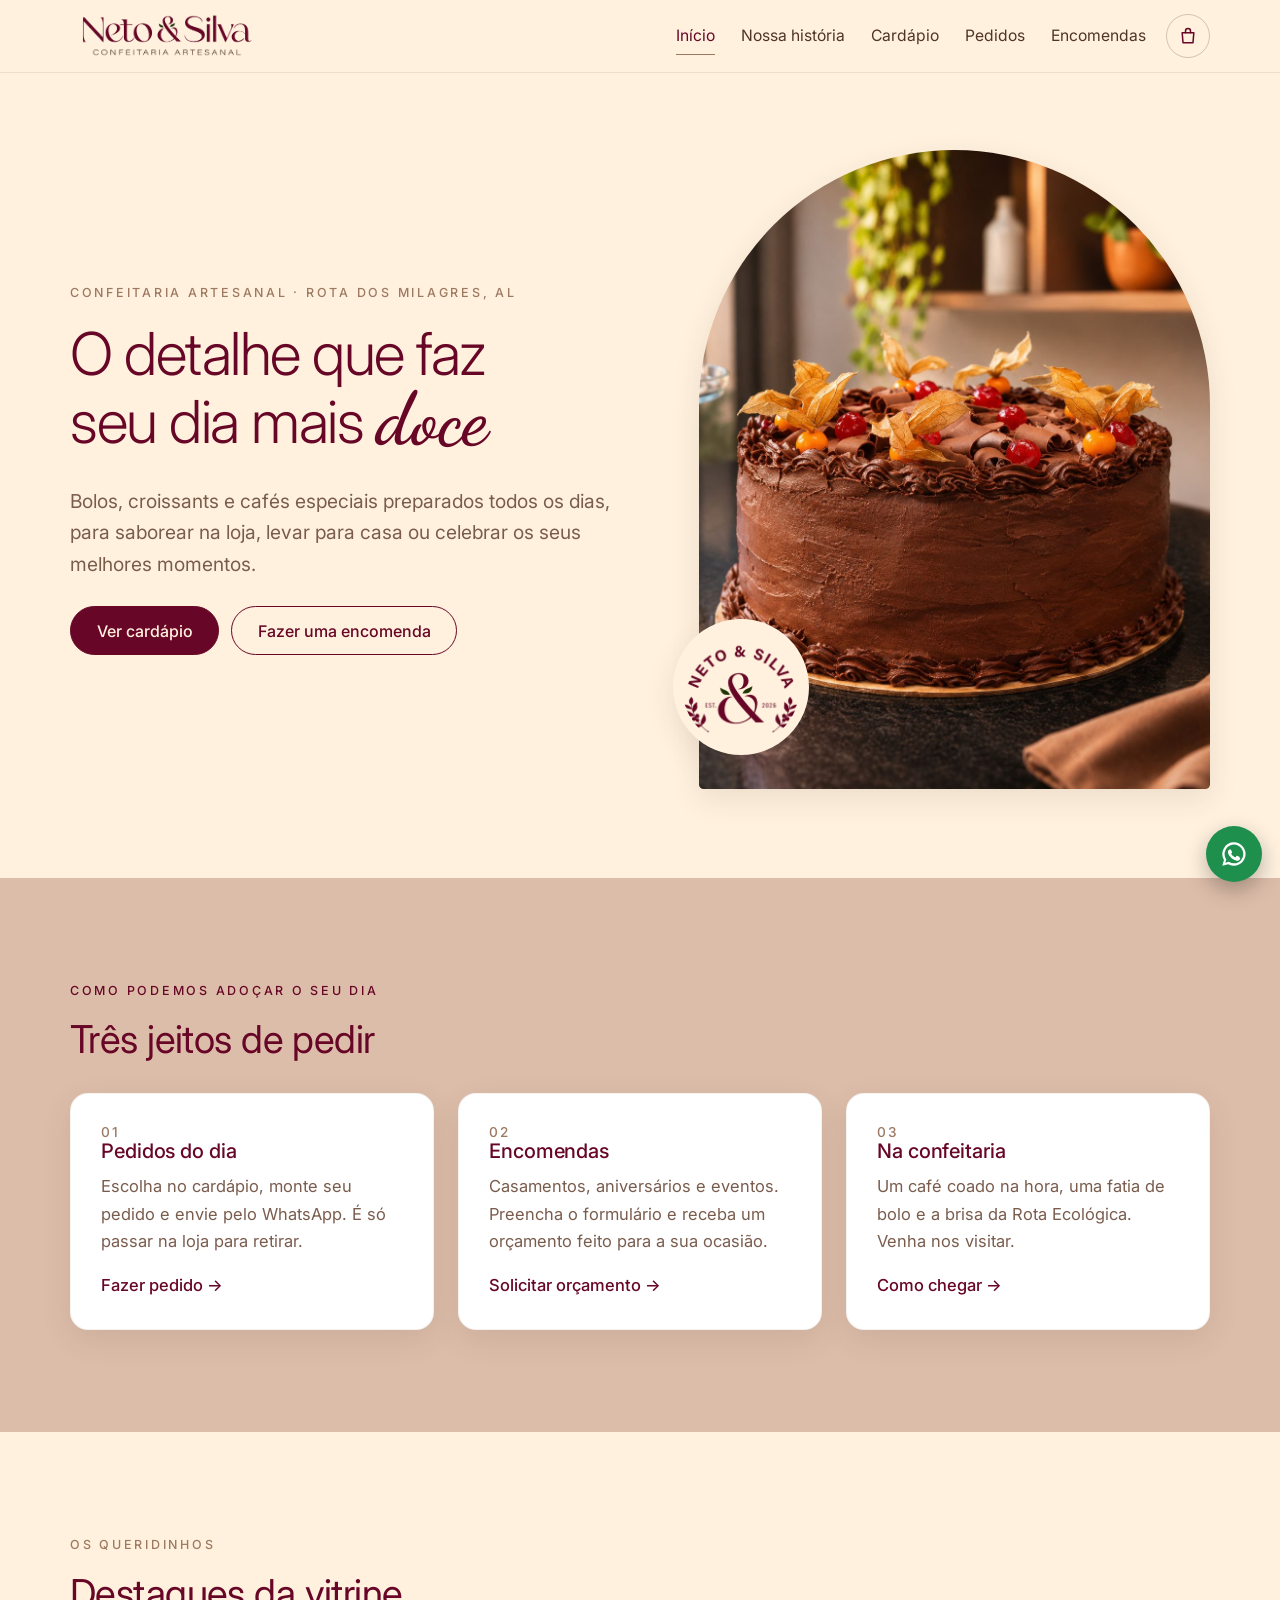
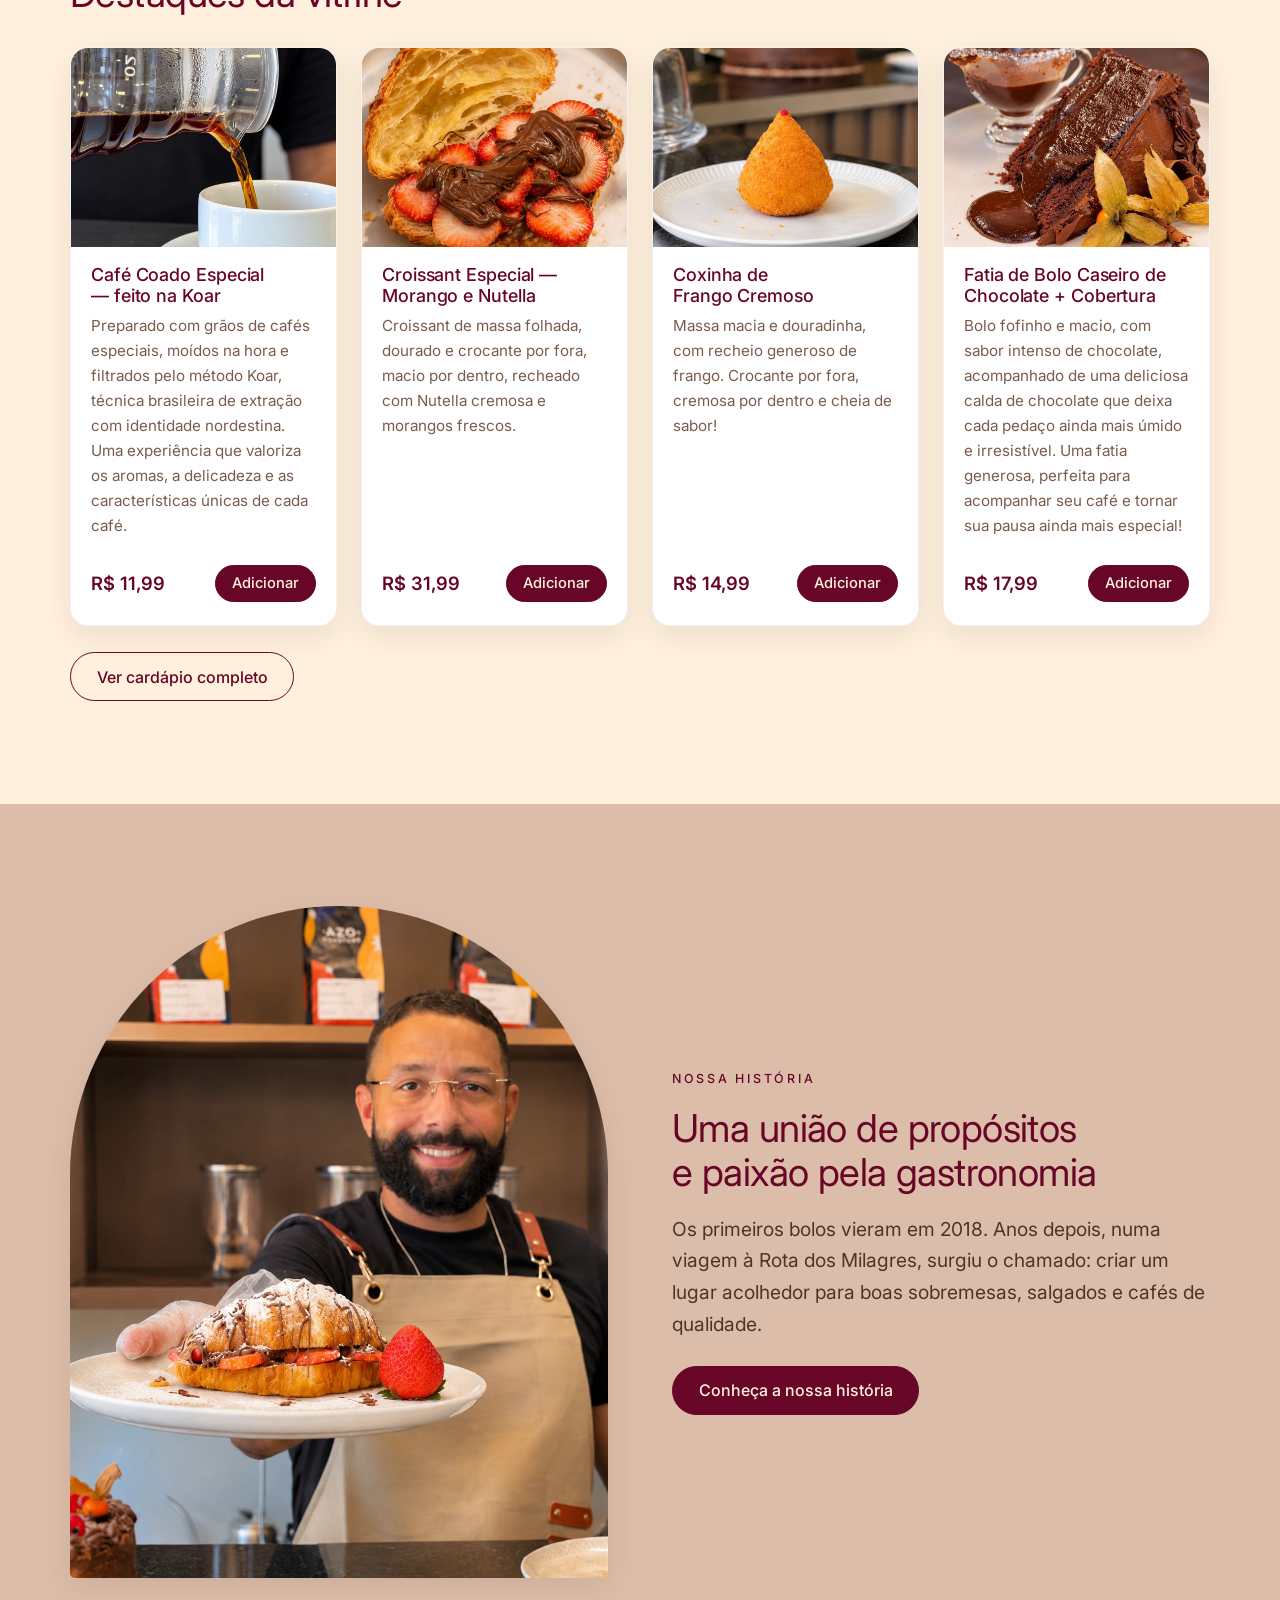
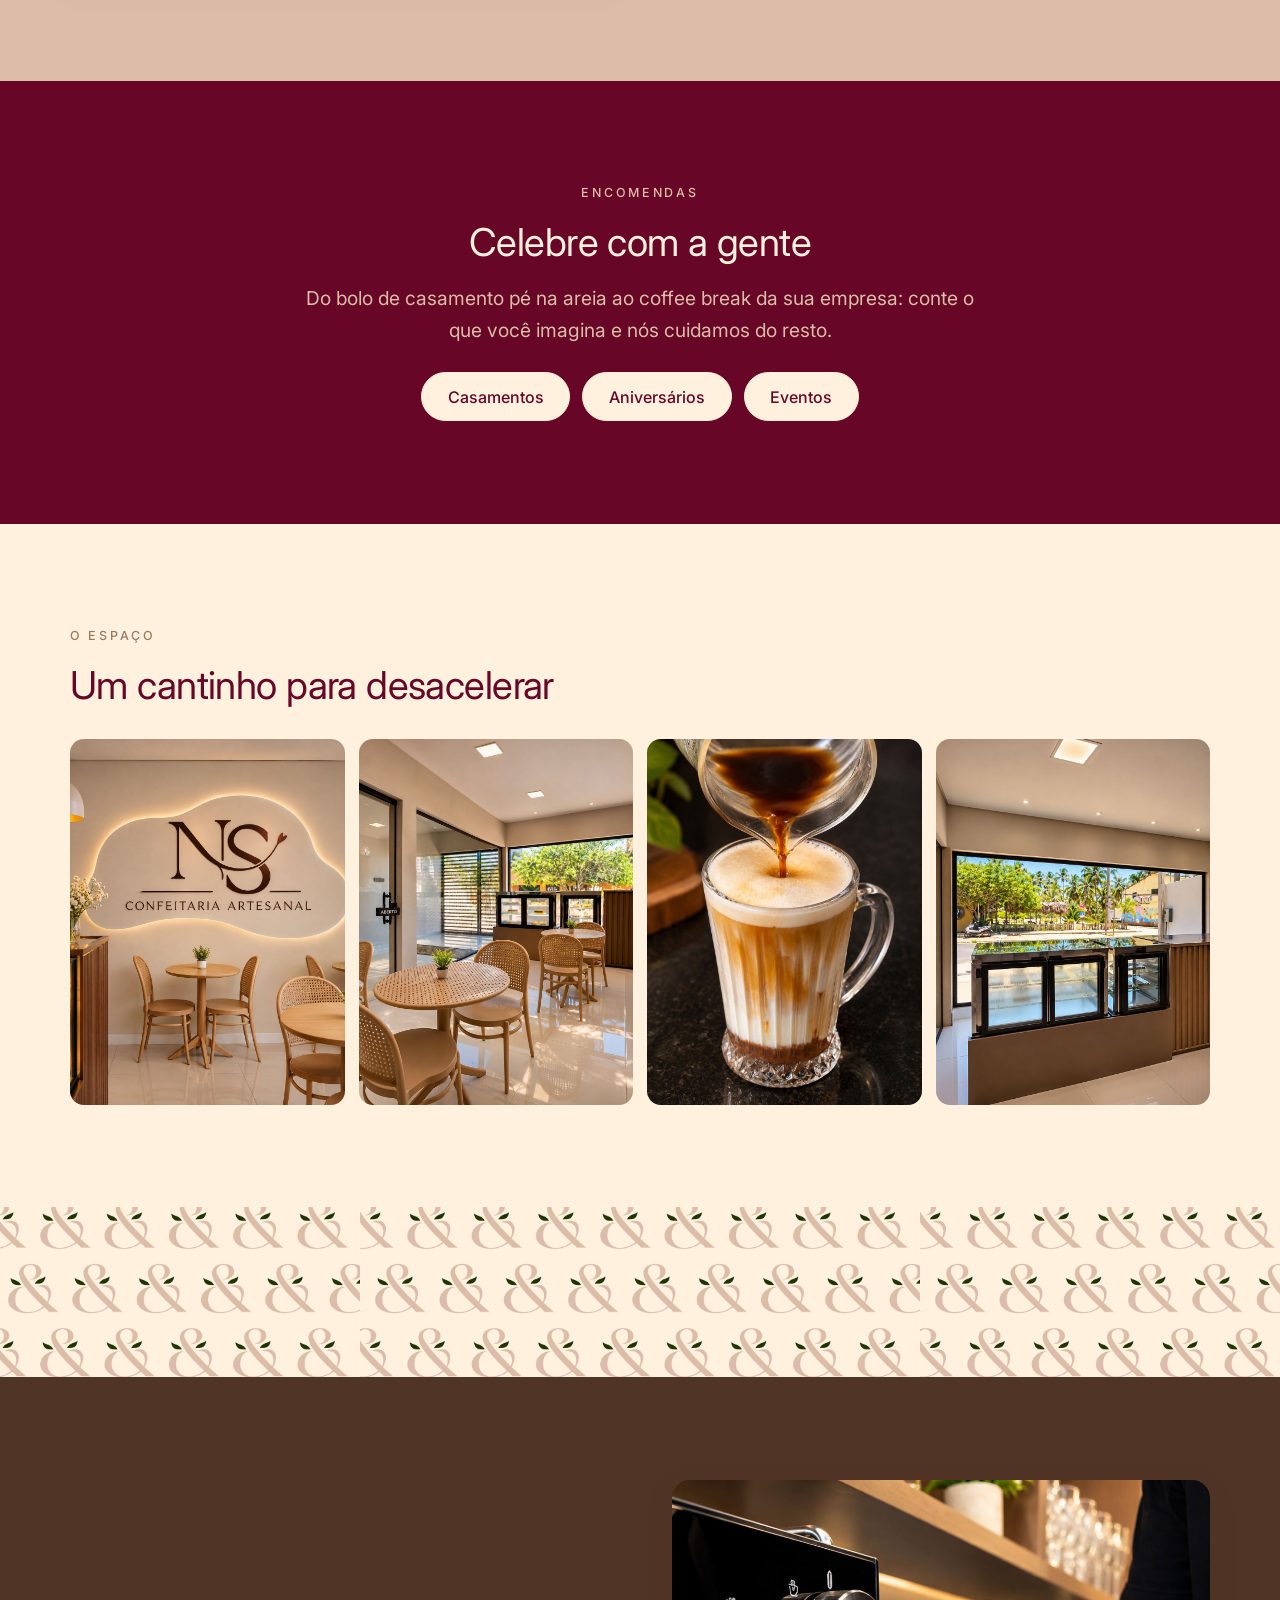
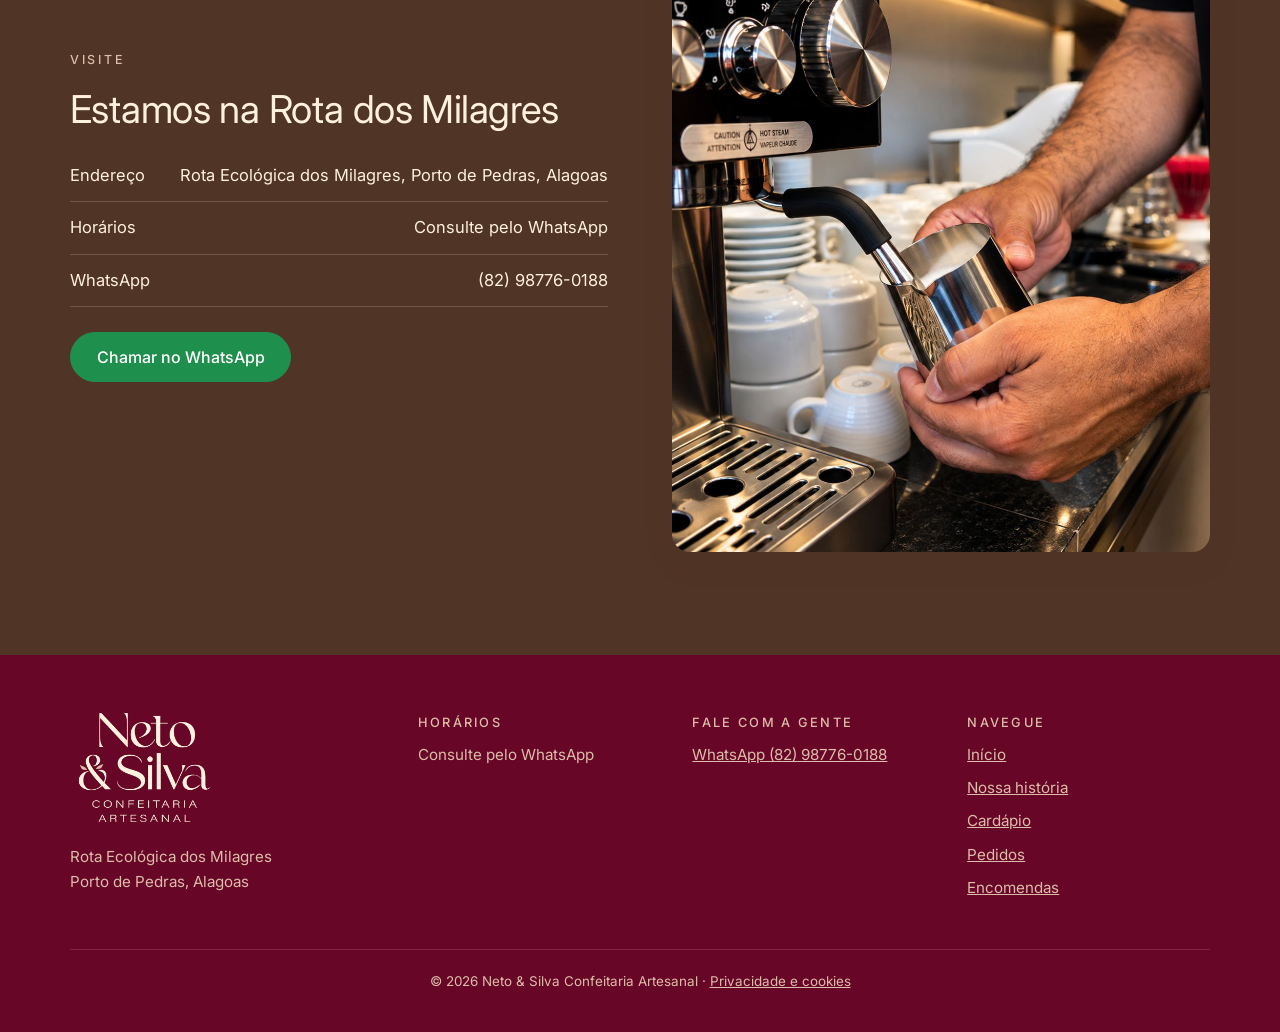
<file: index.html>
<!DOCTYPE html>
<html lang="pt-BR">
<head>
  <meta charset="utf-8">
  <meta name="robots" content="noindex, nofollow">
  <meta name="viewport" content="width=device-width, initial-scale=1">
  <title>Neto &amp; Silva — Confeitaria Artesanal na Rota dos Milagres</title>
  <meta name="description" content="Confeitaria artesanal na Rota Ecológica dos Milagres, Alagoas. Bolos, croissants, cafés especiais, pedidos pelo WhatsApp e encomendas para casamentos, aniversários e eventos.">
  <meta property="og:title" content="Neto &amp; Silva — Confeitaria Artesanal">
  <meta property="og:description" content="O detalhe que faz seu dia mais doce. Bolos recheados, salgados e cafés na Rota dos Milagres.">
  <meta property="og:image" content="https://netoesilvaconfeitaria.com.br/assets/img/marca/perfil.png">
  <meta property="og:type" content="website">
  <link rel="icon" type="image/png" href="assets/img/marca/icone-192.png">
  <link rel="apple-touch-icon" href="assets/img/marca/icone-192.png">
  <link rel="preconnect" href="https://fonts.googleapis.com">
  <link rel="preconnect" href="https://fonts.gstatic.com" crossorigin>
  <link href="https://fonts.googleapis.com/css2?family=Dancing+Script:wght@500;600&family=Inter:wght@300;400;500;600&display=swap" rel="stylesheet">
  <link rel="stylesheet" href="css/style.css">
</head>
<body data-pagina="inicio">
  <div id="cabecalho"></div>

  <main>
    <section class="hero">
      <div class="container hero__grade">
        <div>
          <p class="sobretitulo">Confeitaria artesanal · Rota dos Milagres, AL</p>
          <h1>O detalhe que faz seu dia mais <span class="script">doce</span></h1>
          <p class="lead">Bolos, croissants e cafés especiais preparados todos os dias, para saborear na loja, levar para casa ou celebrar os seus melhores momentos.</p>
          <div class="botoes">
            <a class="btn" href="cardapio.html">Ver cardápio</a>
            <a class="btn btn--contorno" href="encomendas.html">Fazer uma encomenda</a>
          </div>
        </div>
        <div class="hero__foto">
          <img src="assets/img/bolo-decorado.jpg" alt="Bolo de chocolate decorado com frutas na vitrine da confeitaria" width="1199" height="1312">
          <img class="hero__selo" src="assets/img/marca/selo-creme.png" alt="" width="136" height="136">
        </div>
      </div>
    </section>

    <section class="secao secao--areia">
      <div class="container">
        <p class="sobretitulo">Como podemos adoçar o seu dia</p>
        <h2>Três jeitos de pedir</h2>
        <div class="grade grade--3" style="margin-top:32px">
          <a class="caminho" href="pedidos.html">
            <span class="caminho__num">01</span>
            <h3>Pedidos do dia</h3>
            <p>Escolha no cardápio, monte seu pedido e envie pelo WhatsApp. É só passar na loja para retirar.</p>
            <span class="caminho__link">Fazer pedido →</span>
          </a>
          <a class="caminho" href="encomendas.html">
            <span class="caminho__num">02</span>
            <h3>Encomendas</h3>
            <p>Casamentos, aniversários e eventos. Preencha o formulário e receba um orçamento feito para a sua ocasião.</p>
            <span class="caminho__link">Solicitar orçamento →</span>
          </a>
          <a class="caminho" href="#visite">
            <span class="caminho__num">03</span>
            <h3>Na confeitaria</h3>
            <p>Um café coado na hora, uma fatia de bolo e a brisa da Rota Ecológica. Venha nos visitar.</p>
            <span class="caminho__link">Como chegar →</span>
          </a>
        </div>
      </div>
    </section>

    <section class="secao">
      <div class="container">
        <p class="sobretitulo">Os queridinhos</p>
        <h2>Destaques da vitrine</h2>
        <div id="destaques" class="grade grade--produtos" style="margin-top:32px"></div>
        <div class="botoes"><a class="btn btn--contorno" href="cardapio.html">Ver cardápio completo</a></div>
      </div>
    </section>

    <section class="secao secao--areia">
      <div class="container duas-colunas">
        <img class="arco" src="assets/img/retrato-confeiteiro.jpg" alt="Confeiteiro da Neto &amp; Silva apresentando um croissant com morangos" loading="lazy">
        <div>
          <p class="sobretitulo">Nossa história</p>
          <h2>Uma união de propósitos e paixão pela gastronomia</h2>
          <p class="lead">Os primeiros bolos vieram em 2018. Anos depois, numa viagem à Rota dos Milagres, surgiu o chamado: criar um lugar acolhedor para boas sobremesas, salgados e cafés de qualidade.</p>
          <div class="botoes"><a class="btn" href="historia.html">Conheça a nossa história</a></div>
        </div>
      </div>
    </section>

    <section class="secao secao--cacau">
      <div class="container centro">
        <p class="sobretitulo">Encomendas</p>
        <h2>Celebre com a gente</h2>
        <p class="lead">Do bolo de casamento pé na areia ao coffee break da sua empresa: conte o que você imagina e nós cuidamos do resto.</p>
        <div class="botoes">
          <a class="btn btn--claro" href="encomendas.html#casamento">Casamentos</a>
          <a class="btn btn--claro" href="encomendas.html#aniversario">Aniversários</a>
          <a class="btn btn--claro" href="encomendas.html#eventos">Eventos</a>
        </div>
      </div>
    </section>

    <section class="secao">
      <div class="container">
        <p class="sobretitulo">O espaço</p>
        <h2>Um cantinho para desacelerar</h2>
        <div class="galeria" style="margin-top:32px">
          <img src="assets/img/parede-ns.jpg" alt="Salão da confeitaria com o letreiro NS Confeitaria Artesanal" loading="lazy">
          <img src="assets/img/salao.jpg" alt="Mesas do salão com vista para o jardim" loading="lazy">
          <img src="assets/img/cafe-latte.jpg" alt="Café sendo servido em um latte" loading="lazy">
          <img src="assets/img/fachada.jpg" alt="Vitrine da confeitaria com vista para os coqueiros" loading="lazy">
        </div>
      </div>
    </section>

    <div class="faixa-estampa" role="presentation"></div>

    <section class="secao secao--grao" id="visite">
      <div class="container duas-colunas">
        <div>
          <p class="sobretitulo">Visite</p>
          <h2>Estamos na Rota dos Milagres</h2>
          <ul class="info-lista" id="info-visita"></ul>
          <div class="botoes">
            <a class="btn btn--whats" data-whats="Olá! Vim pelo site e gostaria de uma informação.">Chamar no WhatsApp</a>
            <a class="btn btn--claro" id="link-mapa" hidden target="_blank" rel="noopener">Abrir no mapa</a>
          </div>
        </div>
        <img src="assets/img/barista.jpg" alt="Barista preparando leite vaporizado na máquina de espresso" loading="lazy">
      </div>
    </section>
  </main>

  <div id="rodape"></div>
  <a id="barra-pedido" class="barra-pedido" href="pedidos.html" hidden><span data-resumo></span><span>Ver pedido</span></a>

  <script src="js/config.js"></script>
  <script src="js/data/cardapio.js"></script>
  <script src="js/app.js"></script>
  <script src="js/medicao.js"></script>
  <script src="js/cardapio.js"></script>
  <script>
    document.addEventListener("ns:pronto", () => {
      const c = NS.config;
      document.getElementById("info-visita").innerHTML =
        `<li><span>Endereço</span><span>${NS.esc(c.endereco.linha1)}, ${NS.esc(c.endereco.linha2)}</span></li>` +
        (c.horarios.length
          ? c.horarios.map((h) => `<li><span>${NS.esc(h.dias)}</span><span>${NS.esc(h.horas)}</span></li>`).join("")
          : `<li><span>Horários</span><span>Consulte pelo WhatsApp</span></li>`) +
        `<li><span>WhatsApp</span><span>${NS.esc(c.contato.whatsappExibicao)}</span></li>`;
      const mapa = document.getElementById("link-mapa");
      if (c.endereco.mapaUrl) { mapa.href = c.endereco.mapaUrl; mapa.hidden = false; }
    });
  </script>
</body>
</html>
</file>
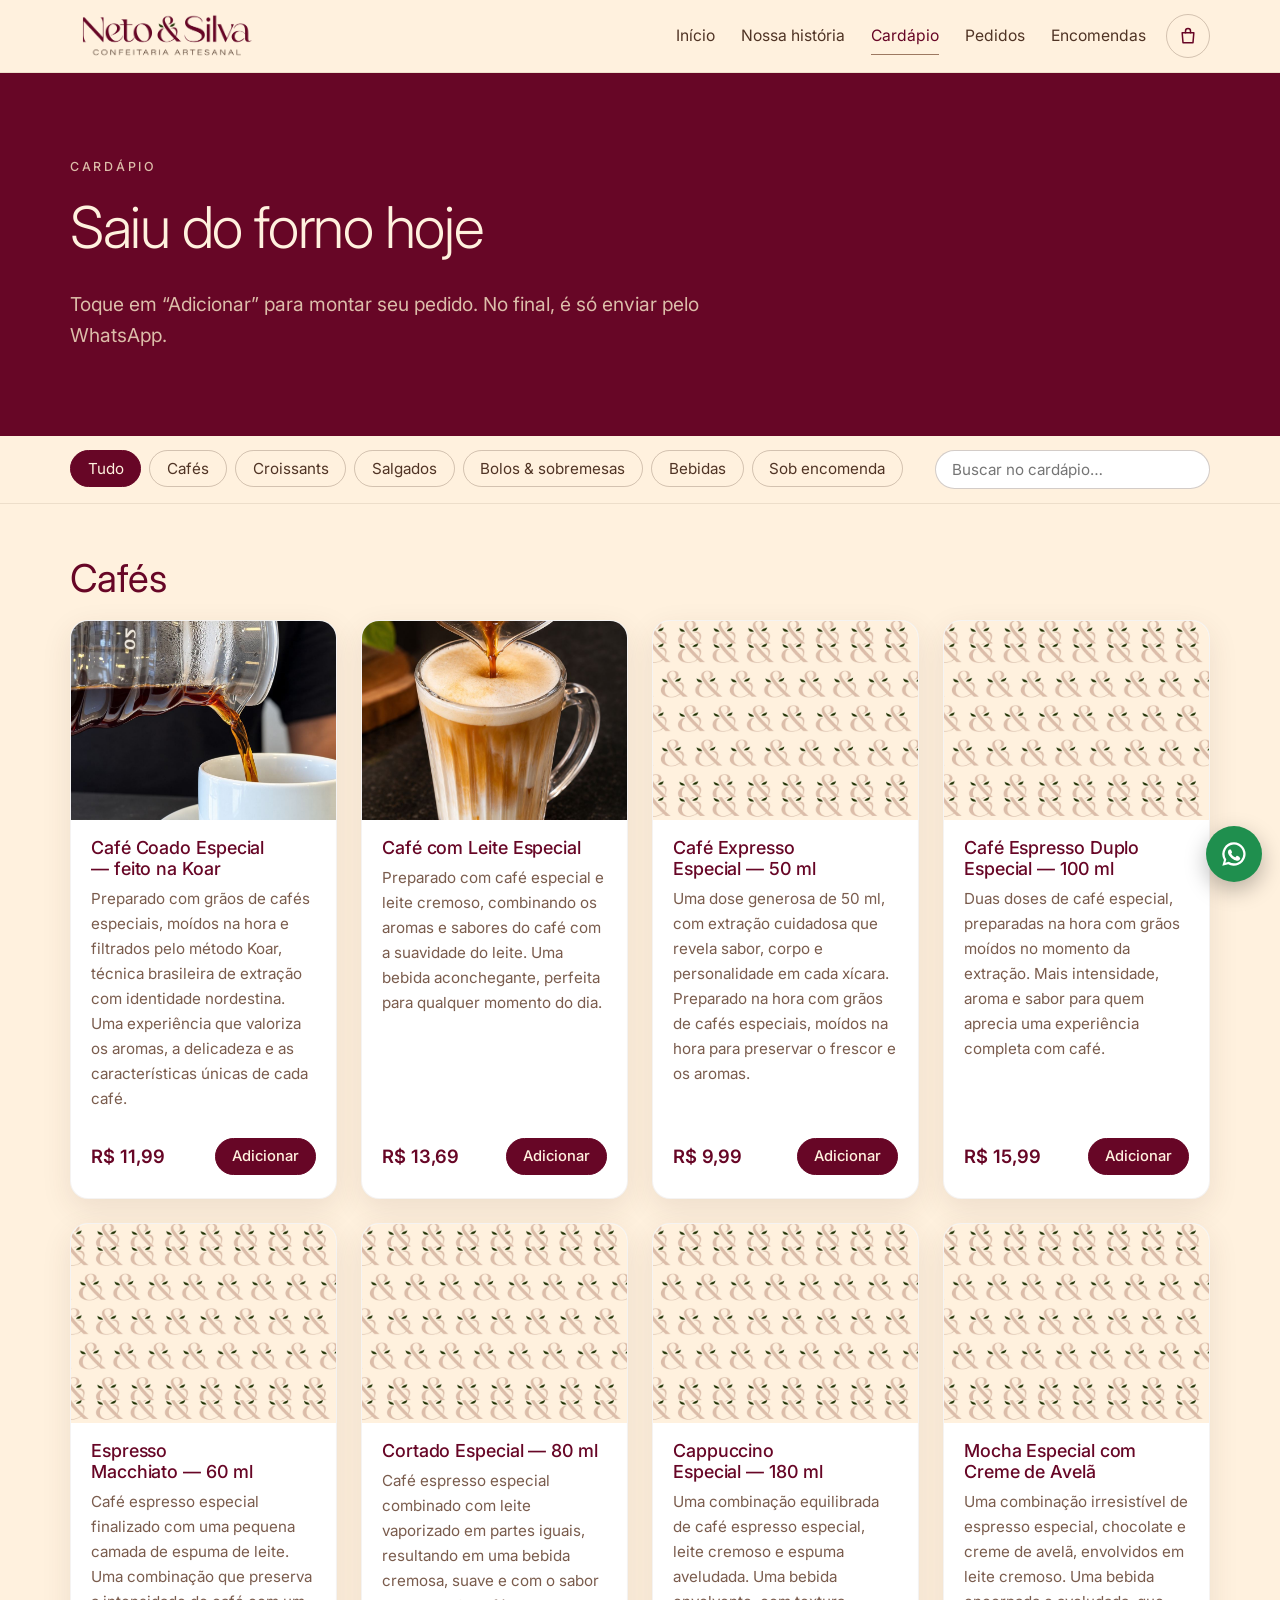
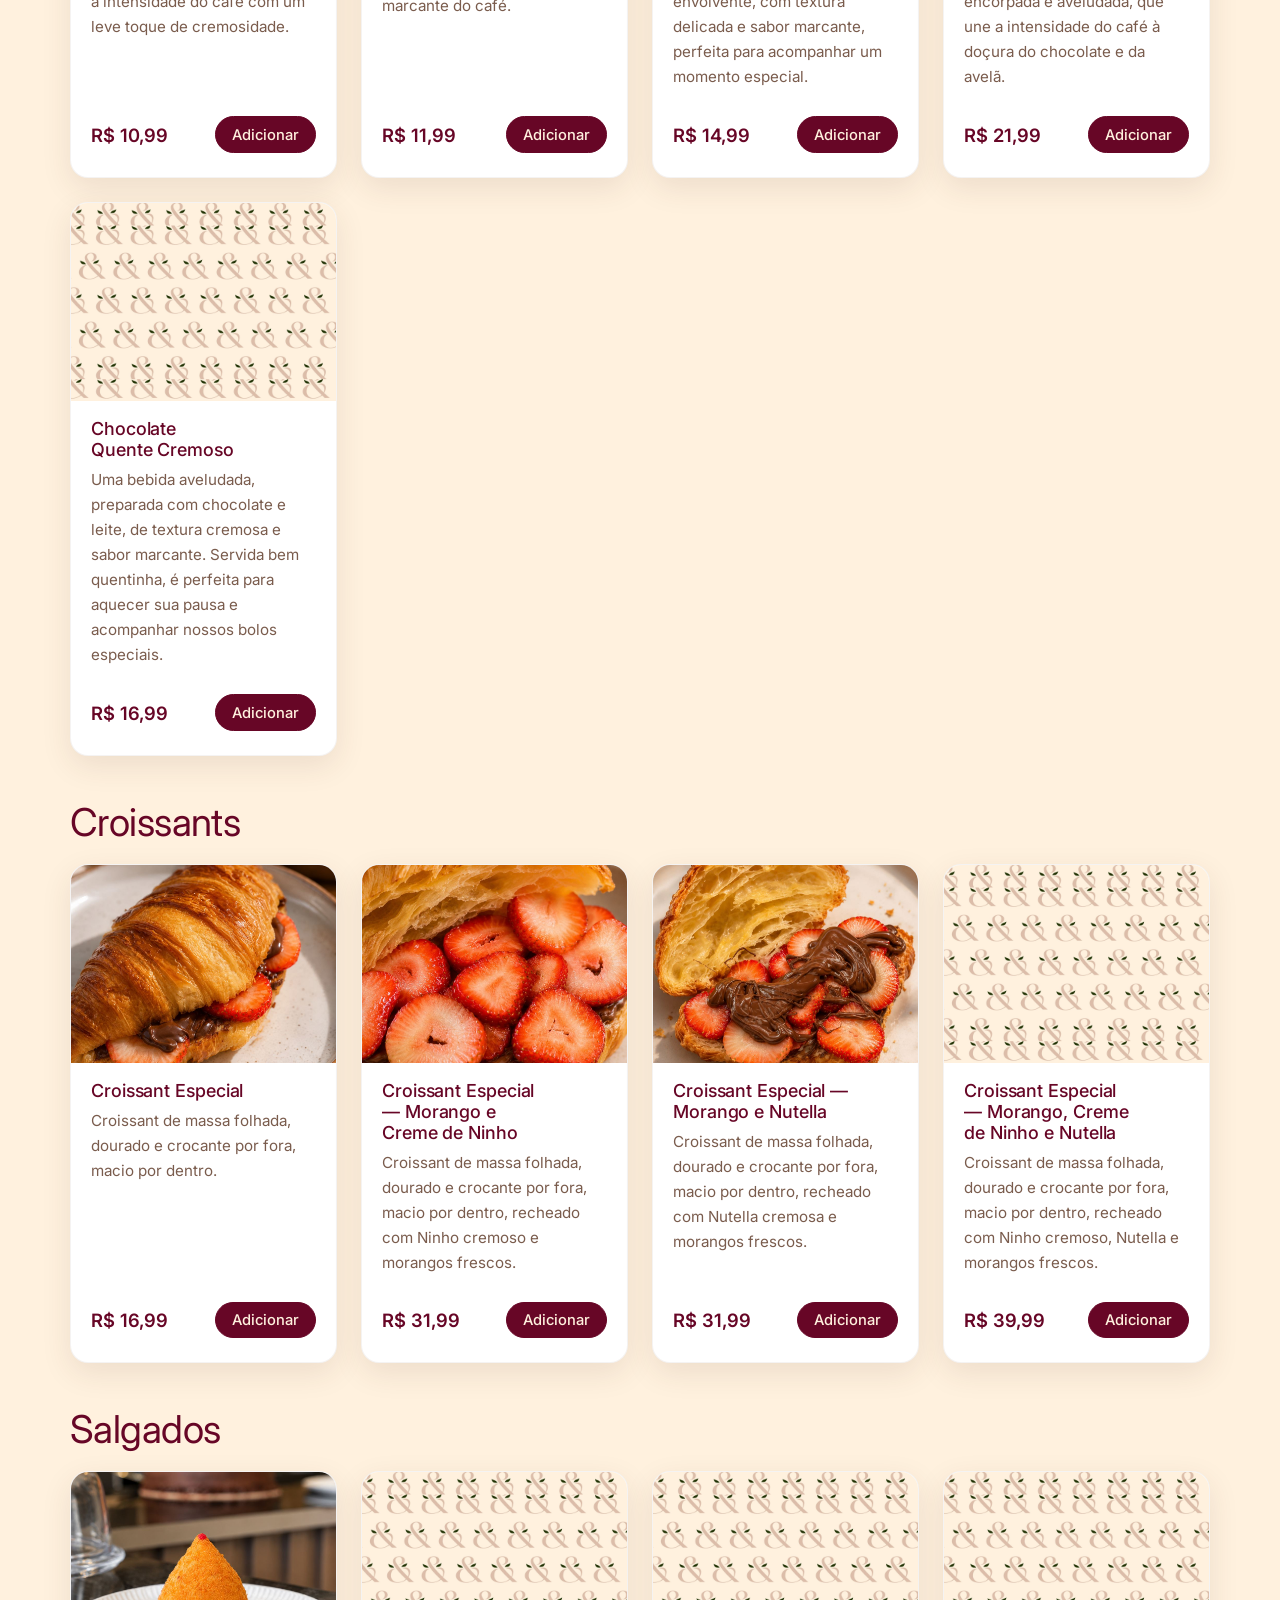
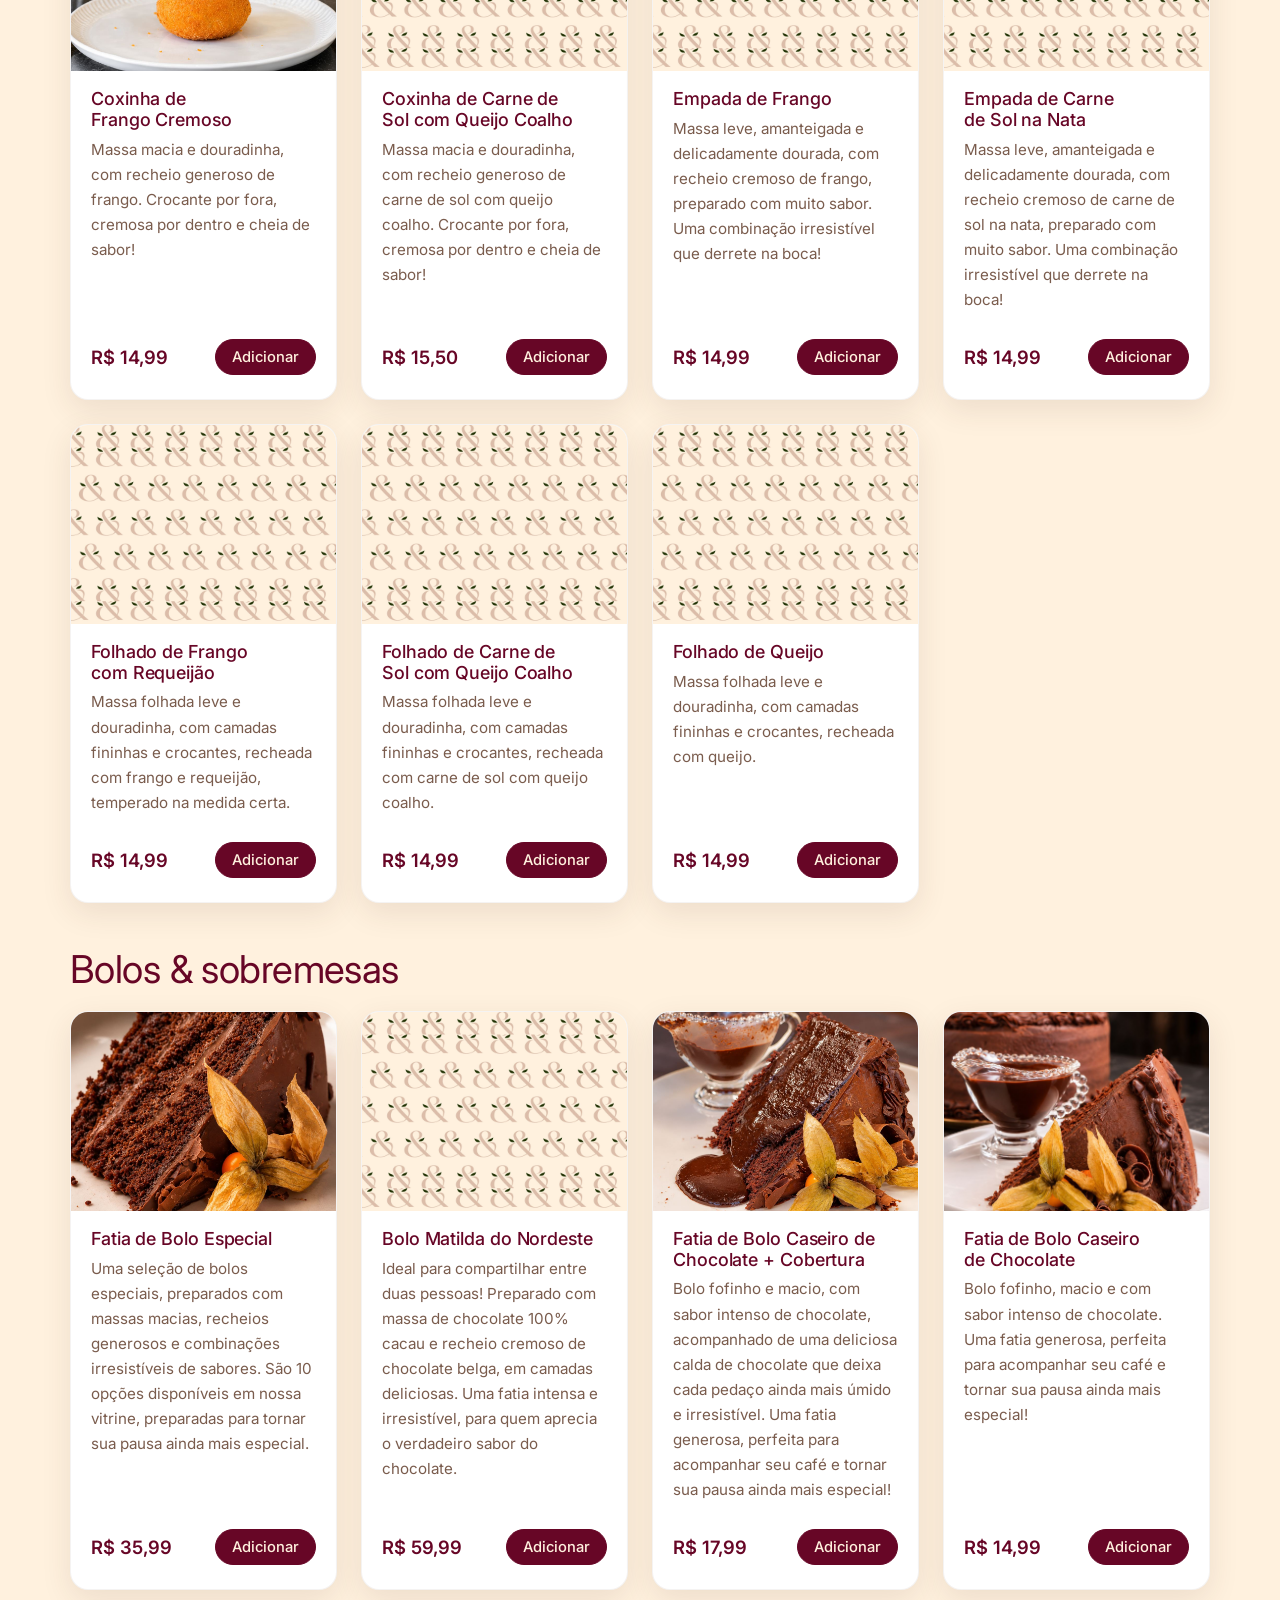
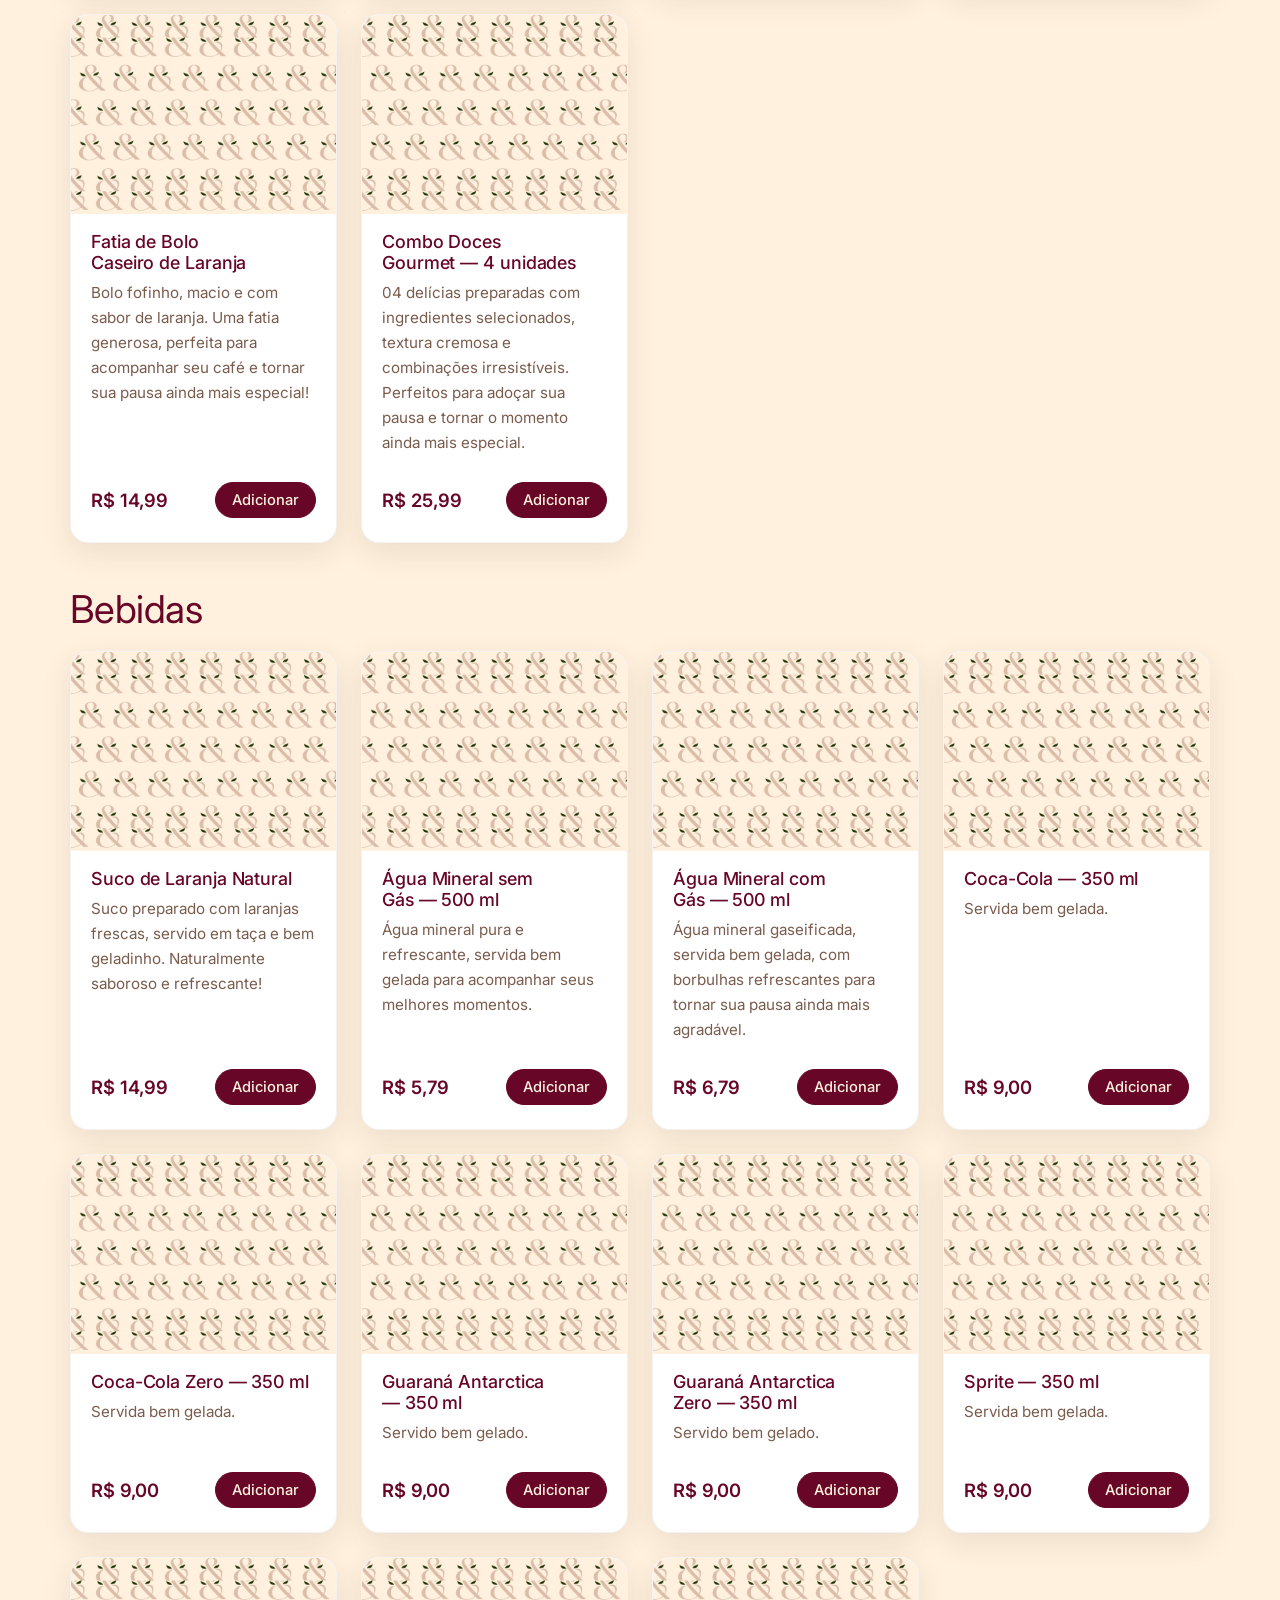
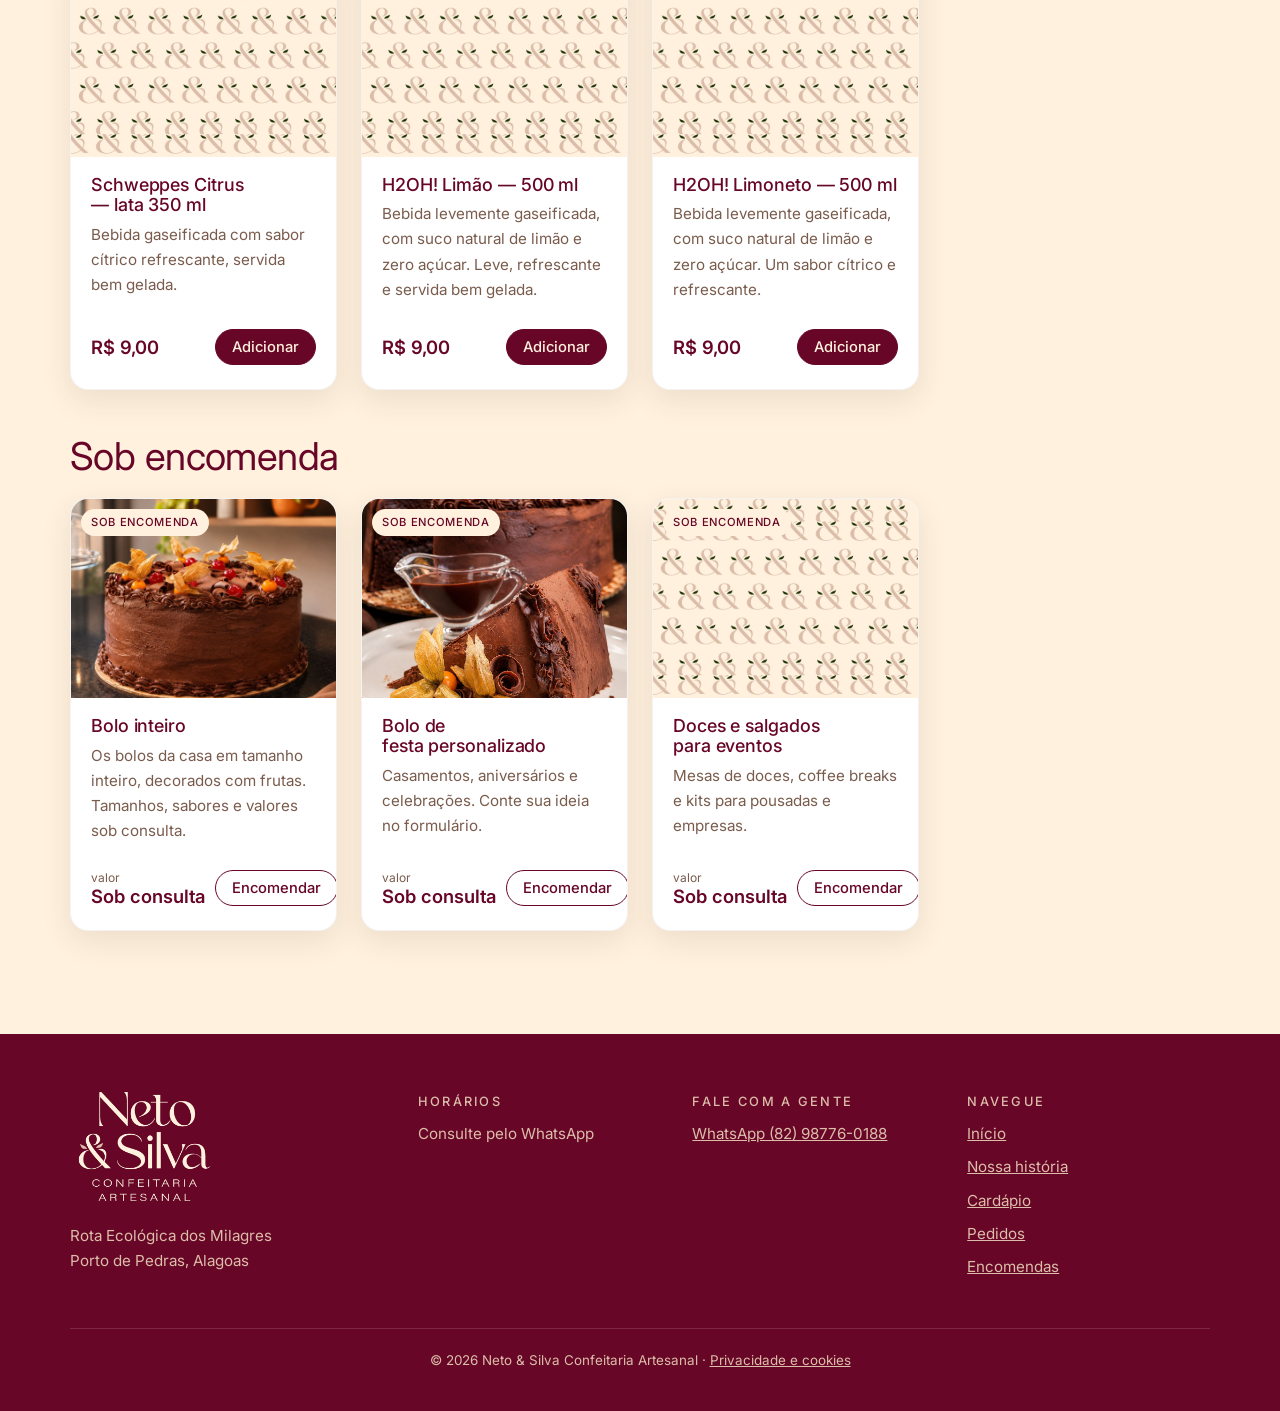
<file: cardapio.html>
<!DOCTYPE html>
<html lang="pt-BR">
<head>
  <meta charset="utf-8">
  <meta name="robots" content="noindex, nofollow">
  <meta name="viewport" content="width=device-width, initial-scale=1">
  <title>Cardápio — Neto &amp; Silva Confeitaria Artesanal</title>
  <meta name="description" content="Cardápio da Neto &amp; Silva: bolos, croissants, salgados e cafés especiais. Monte seu pedido e envie pelo WhatsApp.">
  <link rel="icon" type="image/png" href="assets/img/marca/icone-192.png">
  <link rel="apple-touch-icon" href="assets/img/marca/icone-192.png">
  <link rel="preconnect" href="https://fonts.googleapis.com">
  <link rel="preconnect" href="https://fonts.gstatic.com" crossorigin>
  <link href="https://fonts.googleapis.com/css2?family=Dancing+Script:wght@500;600&family=Inter:wght@300;400;500;600&display=swap" rel="stylesheet">
  <link rel="stylesheet" href="css/style.css">
</head>
<body data-pagina="cardapio">
  <div id="cabecalho"></div>

  <main>
    <section class="pagina-topo">
      <div class="container">
        <p class="sobretitulo">Cardápio</p>
        <h1>Saiu do forno hoje</h1>
        <p class="lead">Toque em “Adicionar” para montar seu pedido. No final, é só enviar pelo WhatsApp.</p>
      </div>
    </section>

    <div class="filtros">
      <div class="container filtros__linha">
        <div class="chips" id="chips" role="group" aria-label="Filtrar por categoria"></div>
        <input class="busca" id="busca" type="search" placeholder="Buscar no cardápio…" aria-label="Buscar no cardápio">
      </div>
    </div>

    <section class="secao" style="padding-top:8px">
      <div class="container" id="cardapio-lista" aria-live="polite"></div>
    </section>
  </main>

  <div id="rodape"></div>
  <a id="barra-pedido" class="barra-pedido" href="pedidos.html" hidden><span data-resumo></span><span>Ver pedido</span></a>

  <script src="js/config.js"></script>
  <script src="js/data/cardapio.js"></script>
  <script src="js/app.js"></script>
  <script src="js/medicao.js"></script>
  <script src="js/cardapio.js"></script>
</body>
</html>
</file>
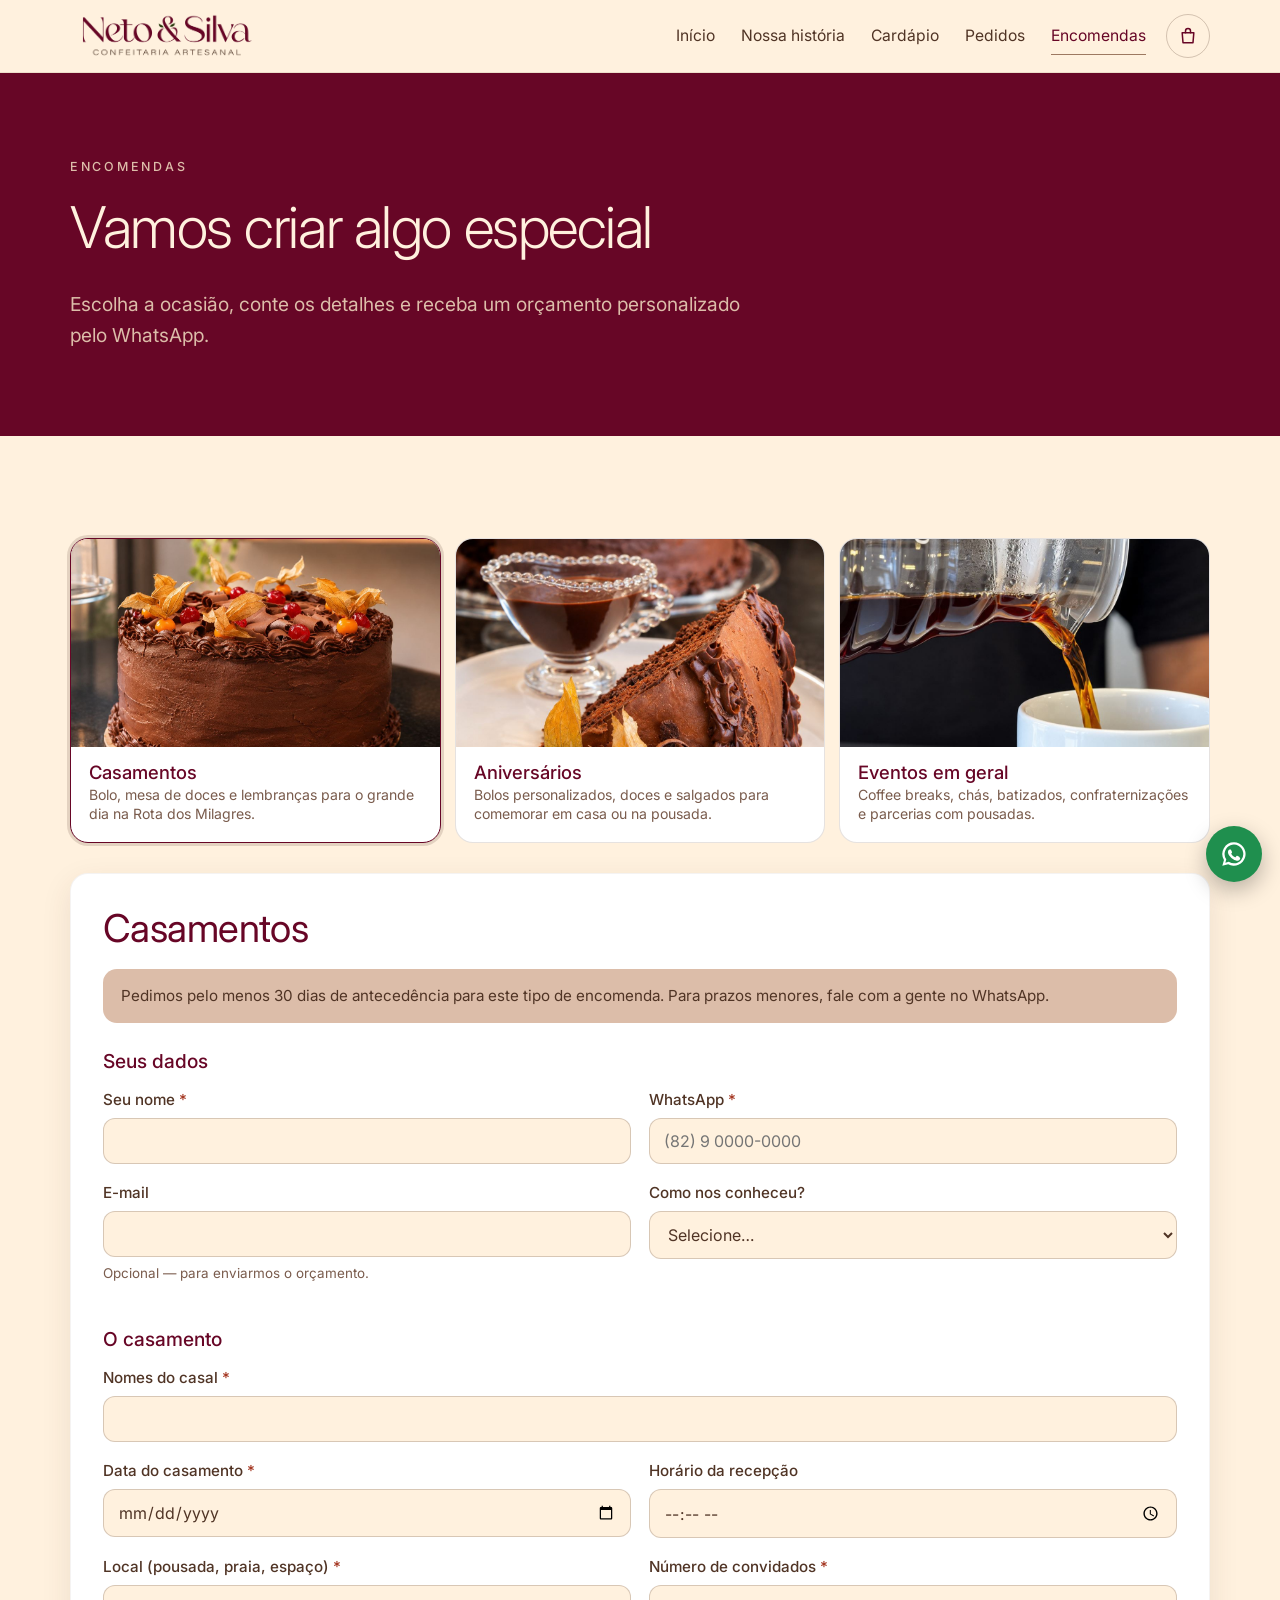
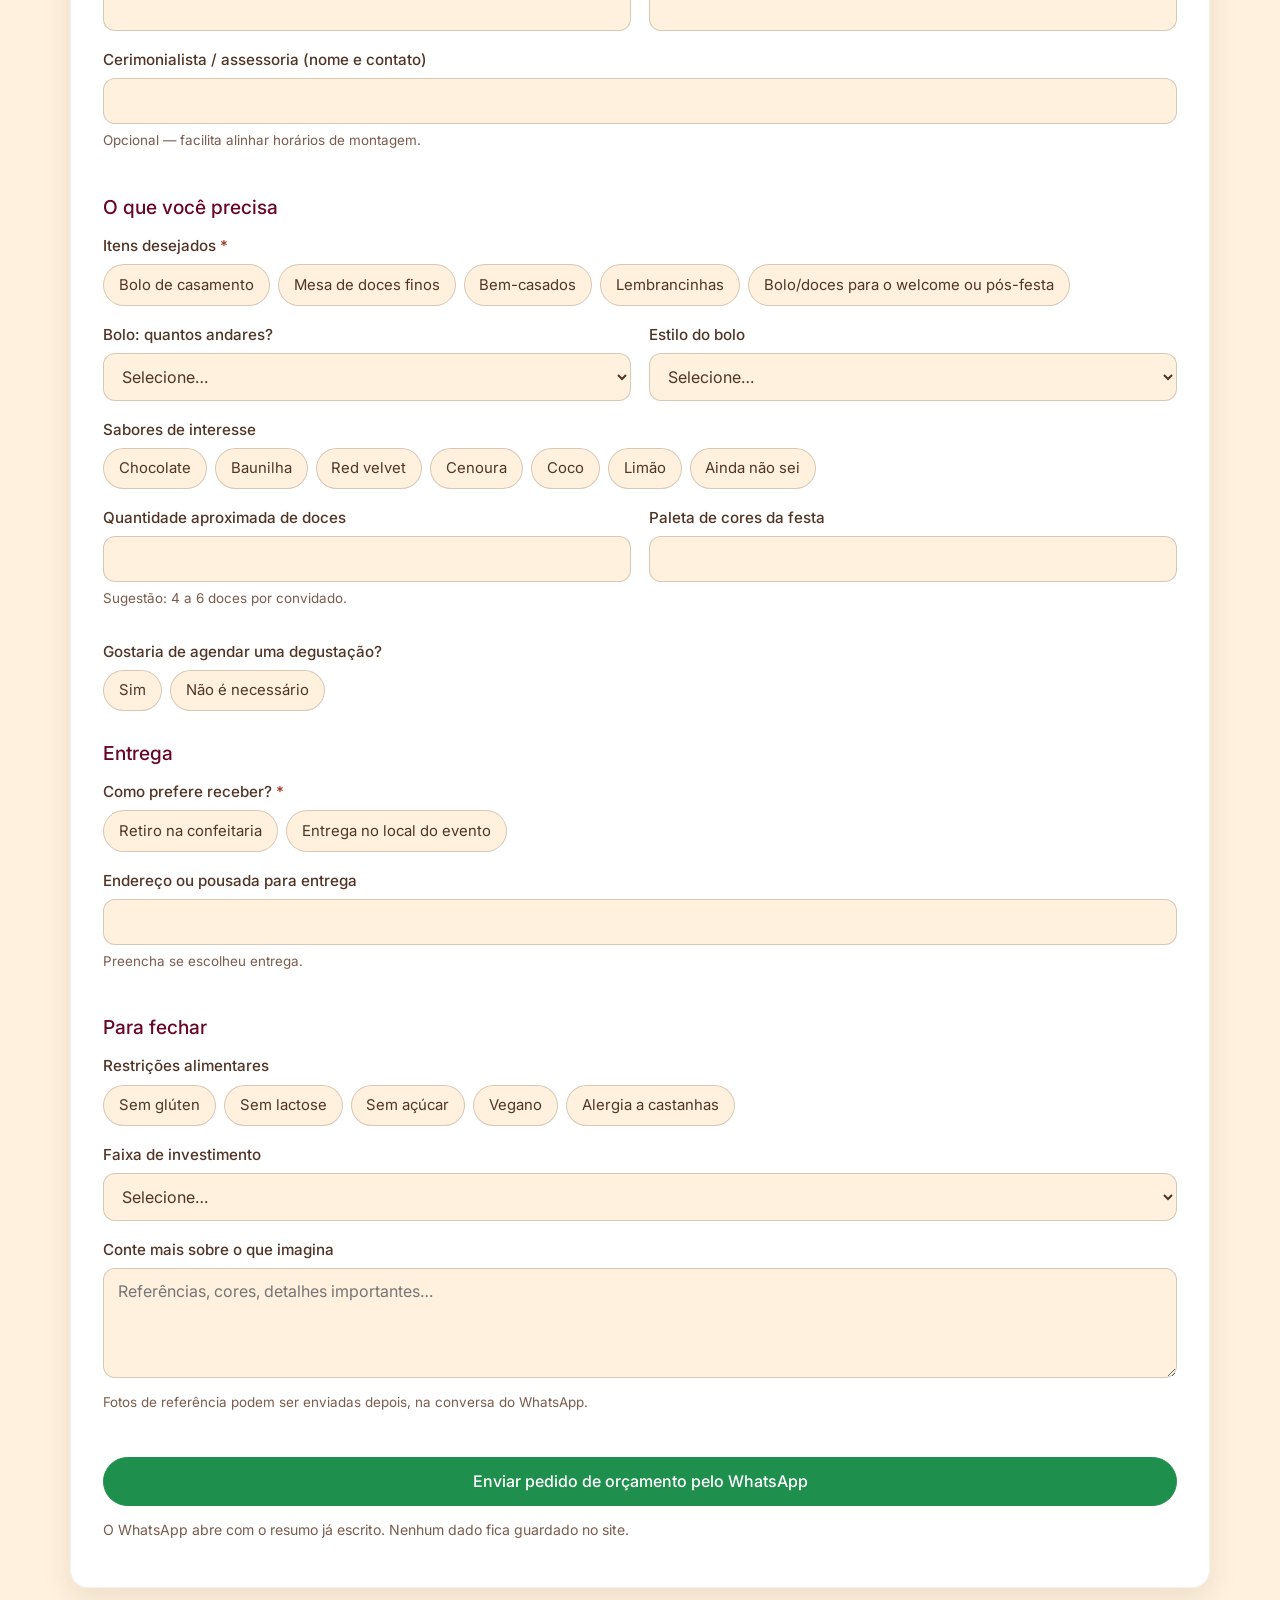
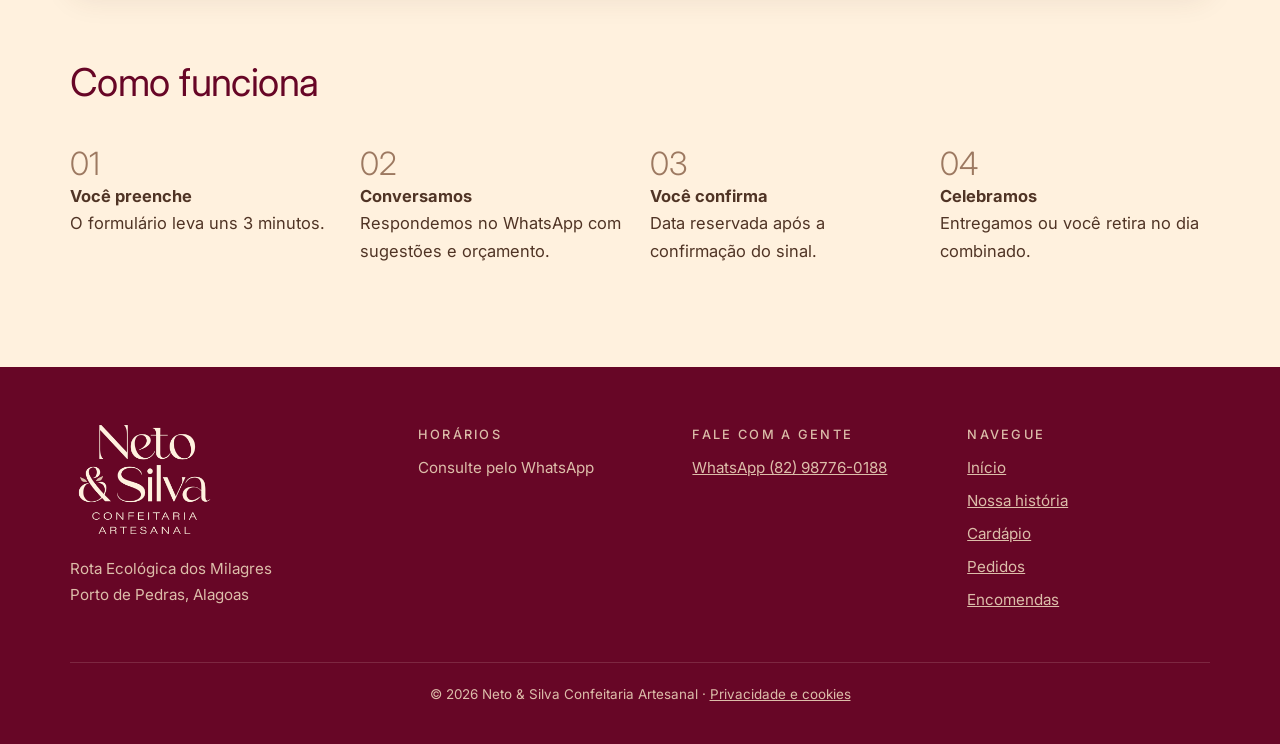
<file: encomendas.html>
<!DOCTYPE html>
<html lang="pt-BR">
<head>
  <meta charset="utf-8">
  <meta name="robots" content="noindex, nofollow">
  <meta name="viewport" content="width=device-width, initial-scale=1">
  <title>Encomendas — Neto &amp; Silva Confeitaria Artesanal</title>
  <meta name="description" content="Encomendas para casamentos, aniversários e eventos na Rota dos Milagres. Preencha o formulário e receba seu orçamento pelo WhatsApp.">
  <link rel="icon" type="image/png" href="assets/img/marca/icone-192.png">
  <link rel="apple-touch-icon" href="assets/img/marca/icone-192.png">
  <link rel="preconnect" href="https://fonts.googleapis.com">
  <link rel="preconnect" href="https://fonts.gstatic.com" crossorigin>
  <link href="https://fonts.googleapis.com/css2?family=Dancing+Script:wght@500;600&family=Inter:wght@300;400;500;600&display=swap" rel="stylesheet">
  <link rel="stylesheet" href="css/style.css">
</head>
<body data-pagina="encomendas">
  <div id="cabecalho"></div>

  <main>
    <section class="pagina-topo">
      <div class="container">
        <p class="sobretitulo">Encomendas</p>
        <h1>Vamos criar algo especial</h1>
        <p class="lead">Escolha a ocasião, conte os detalhes e receba um orçamento personalizado pelo WhatsApp.</p>
      </div>
    </section>

    <section class="secao">
      <div class="container">
        <div class="abas" role="tablist" aria-label="Tipo de encomenda" id="abas"></div>

        <div class="cartao" role="tabpanel" id="painel">
          <h2 id="form-titulo"></h2>
          <p class="aviso" id="form-aviso"></p>
          <form id="form-encomenda" novalidate></form>
        </div>

        <h2 style="margin-top:72px">Como funciona</h2>
        <ol class="passos">
          <li><strong>Você preenche</strong>O formulário leva uns 3 minutos.</li>
          <li><strong>Conversamos</strong>Respondemos no WhatsApp com sugestões e orçamento.</li>
          <li><strong>Você confirma</strong>Data reservada após a confirmação do sinal.</li>
          <li><strong>Celebramos</strong>Entregamos ou você retira no dia combinado.</li>
        </ol>
      </div>
    </section>
  </main>

  <div id="rodape"></div>
  <script src="js/config.js"></script>
  <script src="js/data/cardapio.js"></script>
  <script src="js/data/formularios.js"></script>
  <script src="js/app.js"></script>
  <script src="js/medicao.js"></script>
  <script src="js/encomendas.js"></script>
</body>
</html>
</file>
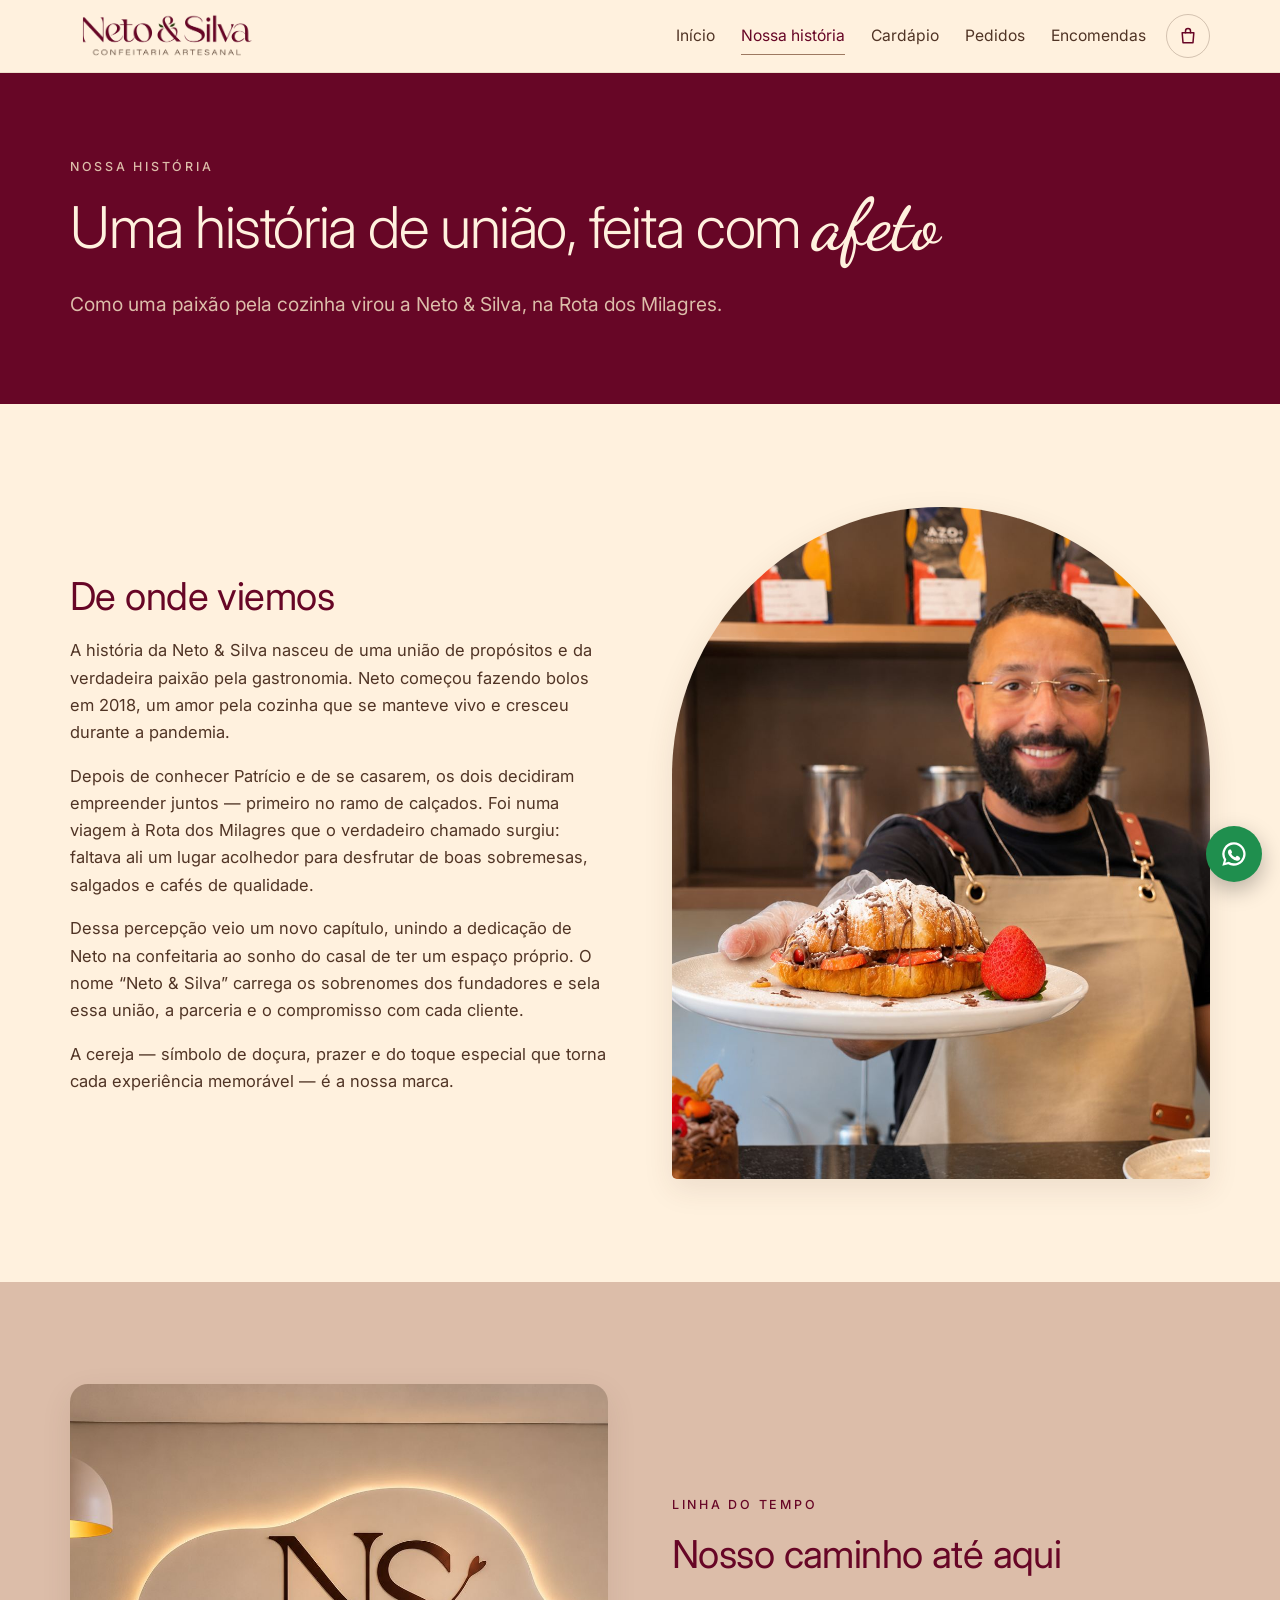
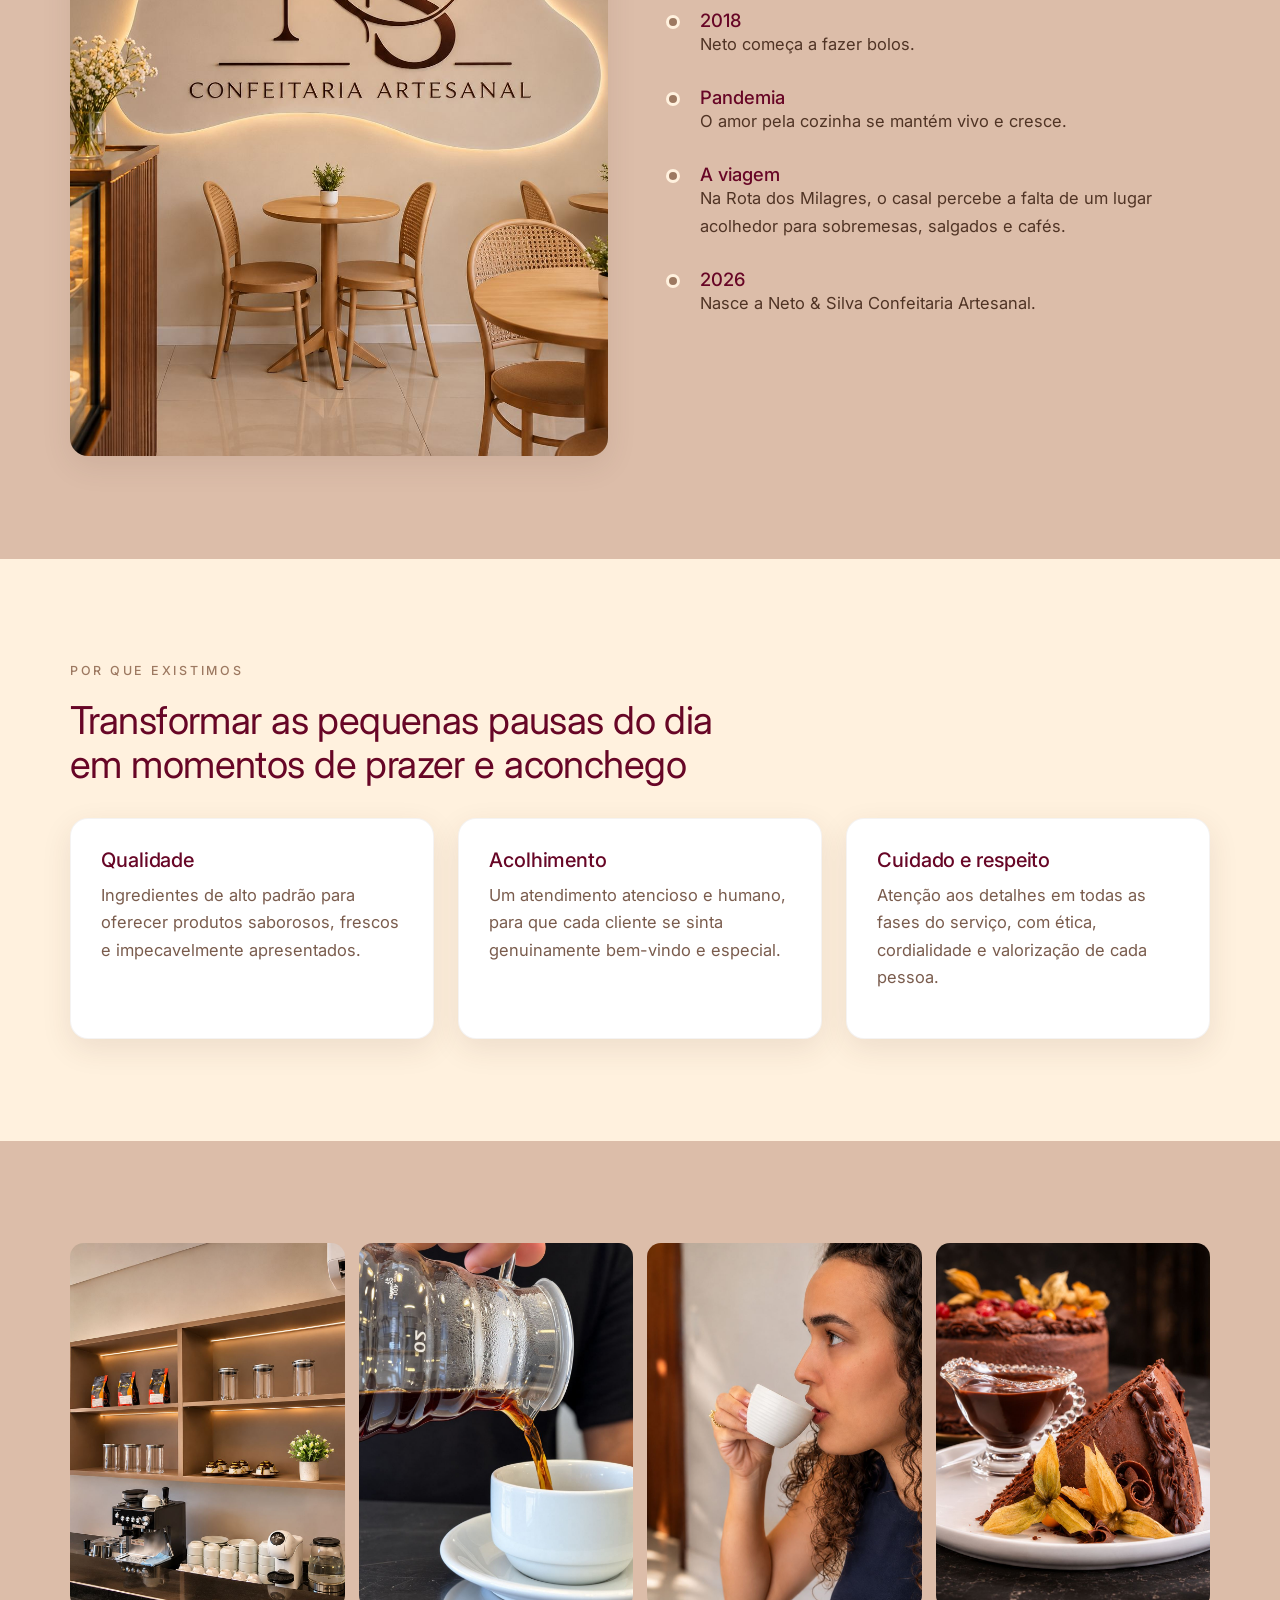
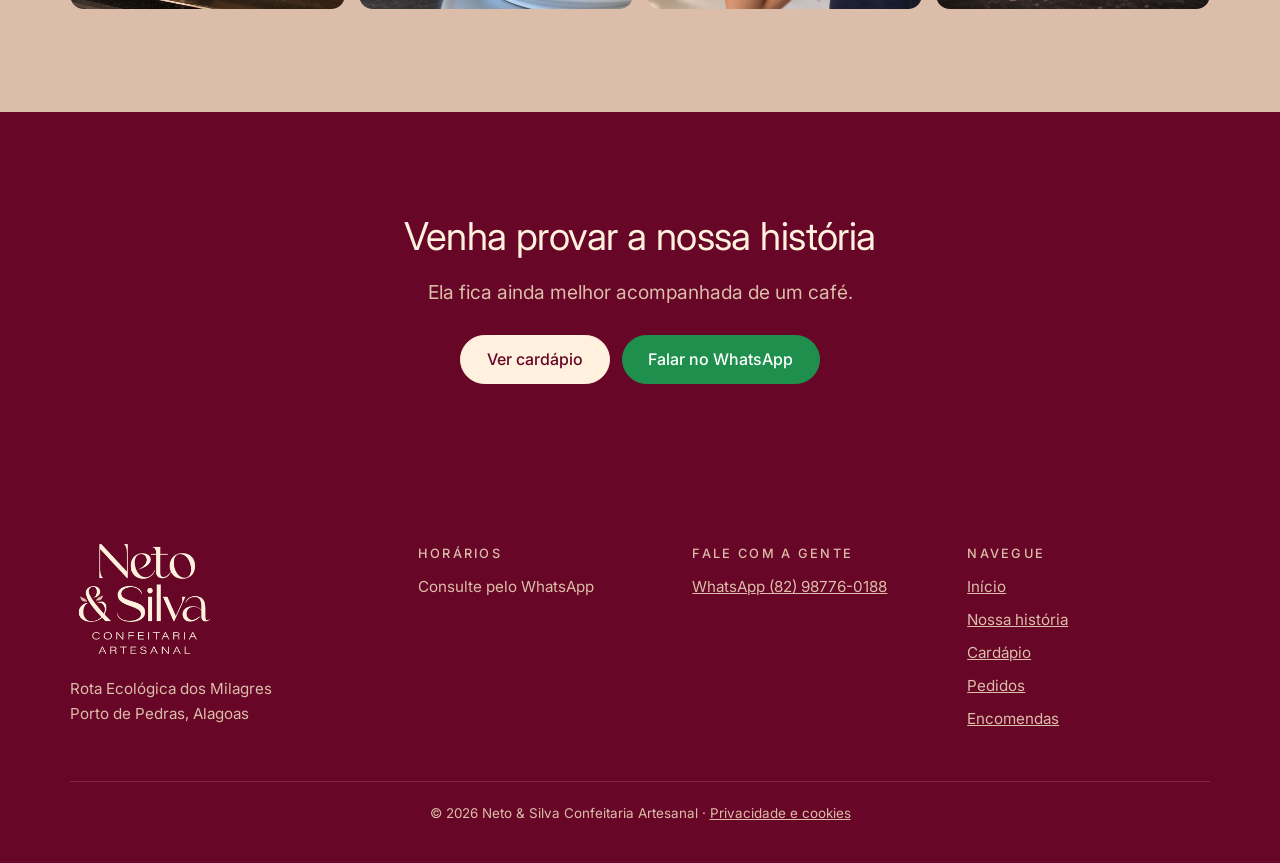
<file: historia.html>
<!DOCTYPE html>
<html lang="pt-BR">
<head>
  <meta charset="utf-8">
  <meta name="robots" content="noindex, nofollow">
  <meta name="viewport" content="width=device-width, initial-scale=1">
  <title>Nossa história — Neto &amp; Silva Confeitaria Artesanal</title>
  <meta name="description" content="Conheça a história da Neto &amp; Silva, confeitaria artesanal na Rota Ecológica dos Milagres, Alagoas.">
  <link rel="icon" type="image/png" href="assets/img/marca/icone-192.png">
  <link rel="apple-touch-icon" href="assets/img/marca/icone-192.png">
  <link rel="preconnect" href="https://fonts.googleapis.com">
  <link rel="preconnect" href="https://fonts.gstatic.com" crossorigin>
  <link href="https://fonts.googleapis.com/css2?family=Dancing+Script:wght@500;600&family=Inter:wght@300;400;500;600&display=swap" rel="stylesheet">
  <link rel="stylesheet" href="css/style.css">
</head>
<body data-pagina="historia">
  <div id="cabecalho"></div>

  <main>
    <section class="pagina-topo">
      <div class="container">
        <p class="sobretitulo">Nossa história</p>
        <h1>Uma história de união, feita com <span class="script">afeto</span></h1>
        <p class="lead">Como uma paixão pela cozinha virou a Neto &amp; Silva, na Rota dos Milagres.</p>
      </div>
    </section>

    <section class="secao">
      <div class="container duas-colunas">
        <div>
          <h2>De onde viemos</h2>
          <p>A história da Neto &amp; Silva nasceu de uma união de propósitos e da verdadeira paixão pela gastronomia. Neto começou fazendo bolos em 2018, um amor pela cozinha que se manteve vivo e cresceu durante a pandemia.</p>
          <p>Depois de conhecer Patrício e de se casarem, os dois decidiram empreender juntos — primeiro no ramo de calçados. Foi numa viagem à Rota dos Milagres que o verdadeiro chamado surgiu: faltava ali um lugar acolhedor para desfrutar de boas sobremesas, salgados e cafés de qualidade.</p>
          <p>Dessa percepção veio um novo capítulo, unindo a dedicação de Neto na confeitaria ao sonho do casal de ter um espaço próprio. O nome “Neto &amp; Silva” carrega os sobrenomes dos fundadores e sela essa união, a parceria e o compromisso com cada cliente.</p>
          <p>A cereja — símbolo de doçura, prazer e do toque especial que torna cada experiência memorável — é a nossa marca.</p>
        </div>
        <img class="arco" src="assets/img/retrato-confeiteiro.jpg" alt="Confeiteiro da Neto &amp; Silva no balcão da loja">
      </div>
    </section>

    <section class="secao secao--areia">
      <div class="container duas-colunas">
        <img src="assets/img/parede-ns.jpg" alt="Salão da confeitaria com o letreiro NS" loading="lazy">
        <div>
          <p class="sobretitulo">Linha do tempo</p>
          <h2>Nosso caminho até aqui</h2>
          <ol class="linha-tempo">
            <li><strong>2018</strong>Neto começa a fazer bolos.</li>
            <li><strong>Pandemia</strong>O amor pela cozinha se mantém vivo e cresce.</li>
            <li><strong>A viagem</strong>Na Rota dos Milagres, o casal percebe a falta de um lugar acolhedor para sobremesas, salgados e cafés.</li>
            <li><strong>2026</strong>Nasce a Neto &amp; Silva Confeitaria Artesanal.</li>
          </ol>
        </div>
      </div>
    </section>

    <section class="secao">
      <div class="container">
        <p class="sobretitulo">Por que existimos</p>
        <h2>Transformar as pequenas pausas do dia em momentos de prazer e aconchego</h2>
        <div class="grade grade--3" style="margin-top:32px">
          <div class="caminho"><h3>Qualidade</h3><p>Ingredientes de alto padrão para oferecer produtos saborosos, frescos e impecavelmente apresentados.</p></div>
          <div class="caminho"><h3>Acolhimento</h3><p>Um atendimento atencioso e humano, para que cada cliente se sinta genuinamente bem-vindo e especial.</p></div>
          <div class="caminho"><h3>Cuidado e respeito</h3><p>Atenção aos detalhes em todas as fases do serviço, com ética, cordialidade e valorização de cada pessoa.</p></div>
        </div>
      </div>
    </section>

    <section class="secao secao--areia">
      <div class="container">
        <div class="galeria">
          <img src="assets/img/prateleiras.jpg" alt="Prateleiras da confeitaria com cafés e utensílios" loading="lazy">
          <img src="assets/img/cafe-coado.jpg" alt="Café coado sendo servido" loading="lazy">
          <img src="assets/img/cliente-cafe.jpg" alt="Cliente tomando um café na confeitaria" loading="lazy">
          <img src="assets/img/bolo-fatia-escura.jpg" alt="Fatia de bolo de chocolate com calda" loading="lazy">
        </div>
      </div>
    </section>

    <section class="secao secao--cacau">
      <div class="container centro">
        <h2>Venha provar a nossa história</h2>
        <p class="lead">Ela fica ainda melhor acompanhada de um café.</p>
        <div class="botoes">
          <a class="btn btn--claro" href="cardapio.html">Ver cardápio</a>
          <a class="btn btn--whats" data-whats="Olá! Vim pelo site da Neto &amp; Silva.">Falar no WhatsApp</a>
        </div>
      </div>
    </section>
  </main>

  <div id="rodape"></div>
  <script src="js/config.js"></script>
  <script src="js/data/cardapio.js"></script>
  <script src="js/app.js"></script>
  <script src="js/medicao.js"></script>
</body>
</html>
</file>
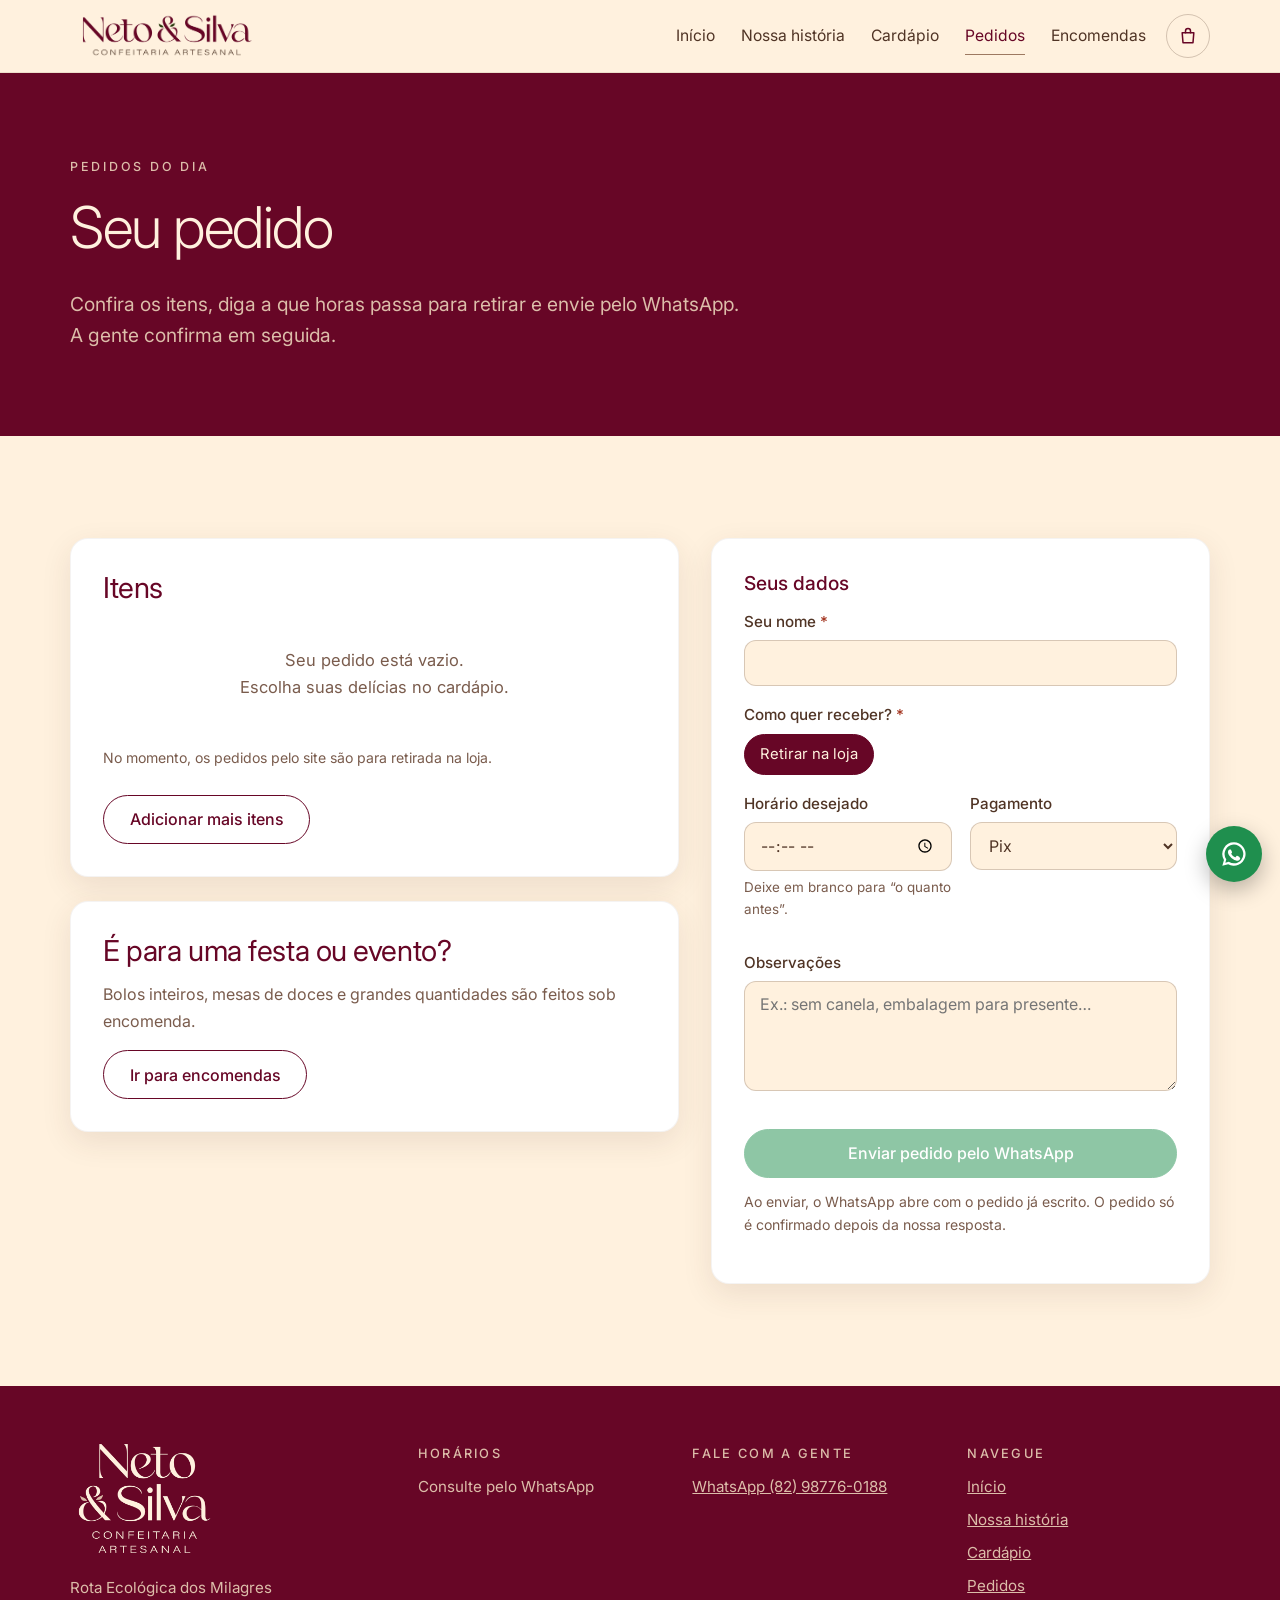
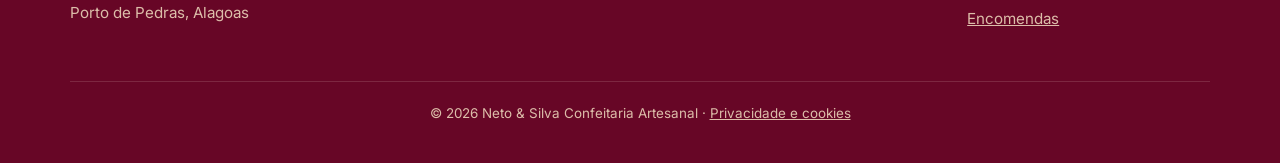
<file: pedidos.html>
<!DOCTYPE html>
<html lang="pt-BR">
<head>
  <meta charset="utf-8">
  <meta name="robots" content="noindex, nofollow">
  <meta name="viewport" content="width=device-width, initial-scale=1">
  <title>Pedidos — Neto &amp; Silva Confeitaria Artesanal</title>
  <meta name="description" content="Faça seu pedido na Neto &amp; Silva Confeitaria Artesanal, em Porto de Pedras, na Rota Ecológica dos Milagres.">
  <link rel="icon" type="image/png" href="assets/img/marca/icone-192.png">
  <link rel="apple-touch-icon" href="assets/img/marca/icone-192.png">
  <link rel="preconnect" href="https://fonts.googleapis.com">
  <link rel="preconnect" href="https://fonts.gstatic.com" crossorigin>
  <link href="https://fonts.googleapis.com/css2?family=Dancing+Script:wght@500;600&family=Inter:wght@300;400;500;600&display=swap" rel="stylesheet">
  <link rel="stylesheet" href="css/style.css">
</head>
<body data-pagina="pedidos">
  <div id="cabecalho"></div>

  <main>
    <section class="pagina-topo">
      <div class="container">
        <p class="sobretitulo">Pedidos do dia</p>
        <h1>Seu pedido</h1>
        <p class="lead" id="lead-pedidos">Confira os itens, diga como quer receber e envie pelo WhatsApp. A gente confirma em seguida.</p>
      </div>
    </section>

    <section class="secao" id="pedido-app" hidden>
      <div class="container" style="max-width:760px">
        <div class="cartao">
          <h2 style="font-size:1.8rem">Peça pelo cardápio digital</h2>
          <p>Escolha os itens, informe como quer receber e finalize por lá. O pedido chega direto no balcão da confeitaria.</p>
          <div class="botoes">
            <a class="btn" data-app>Fazer meu pedido</a>
            <a class="btn btn--contorno" href="cardapio.html">Ver o cardápio antes</a>
          </div>
          <p class="nota" style="margin-top:12px">O cardápio digital abre em uma nova aba. Dúvidas? <a data-whats="Olá! Tenho uma dúvida sobre um pedido.">Fale com a gente no WhatsApp</a>.</p>
        </div>
        <div class="cartao">
          <h2 style="font-size:1.8rem">É para uma festa ou evento?</h2>
          <p class="nota" style="font-size:1rem">Bolos inteiros, mesas de doces e grandes quantidades são feitos sob encomenda.</p>
          <a class="btn btn--contorno" href="encomendas.html">Ir para encomendas</a>
        </div>
      </div>
    </section>

    <section class="secao" id="pedido-proprio">
      <div class="container pedido-grade">
        <div>
          <div class="cartao">
            <h2 style="font-size:1.8rem">Itens</h2>
            <div id="itens-pedido"></div>
            <div class="total" id="total-pedido" hidden><span>Total dos itens</span><span data-total></span></div>
            <p class="nota" id="nota-entrega" style="margin:10px 0 0"></p>
            <div class="botoes"><a class="btn btn--contorno" href="cardapio.html">Adicionar mais itens</a></div>
          </div>

          <div class="cartao" id="cartao-app">
            <h2 style="font-size:1.8rem">Prefere pedir pelo app?</h2>
            <p id="app-texto" class="nota" style="font-size:1rem"></p>
            <a class="btn btn--contorno" id="app-link" hidden target="_blank" rel="noopener"></a>
          </div>

          <div class="cartao">
            <h2 style="font-size:1.8rem">É para uma festa ou evento?</h2>
            <p class="nota" style="font-size:1rem">Bolos inteiros, mesas de doces e grandes quantidades são feitos sob encomenda.</p>
            <a class="btn btn--contorno" href="encomendas.html">Ir para encomendas</a>
          </div>
        </div>

        <form class="cartao" id="form-pedido" novalidate>
          <fieldset class="form-secao">
            <legend>Seus dados</legend>
            <div class="campos">
              <div class="campo"><label for="p-nome">Seu nome <span class="obrig">*</span></label><input id="p-nome" name="nome" type="text" required autocomplete="name"></div>
              <div class="campo">
                <span class="campo__rotulo">Como quer receber? <span class="obrig">*</span></span>
                <div class="opcoes" id="p-recebimento"></div>
              </div>
              <div class="campo" id="campo-endereco" hidden>
                <label for="p-endereco">Endereço ou nome da pousada <span class="obrig">*</span></label>
                <input id="p-endereco" name="endereco" type="text" autocomplete="street-address">
                <p class="campo__dica">Inclua um ponto de referência, se puder.</p>
              </div>
              <div class="campo campo--meia"><label for="p-horario">Horário desejado</label><input id="p-horario" name="horario" type="time"><p class="campo__dica">Deixe em branco para “o quanto antes”.</p></div>
              <div class="campo campo--meia"><label for="p-pagamento">Pagamento</label><select id="p-pagamento" name="pagamento"></select></div>
              <div class="campo"><label for="p-obs">Observações</label><textarea id="p-obs" name="obs" placeholder="Ex.: sem canela, embalagem para presente…"></textarea></div>
            </div>
          </fieldset>
          <p class="campo__erro" id="erro-pedido" role="alert" hidden></p>
          <button class="btn btn--whats btn--bloco" type="submit">Enviar pedido pelo WhatsApp</button>
          <p class="nota" style="margin-top:12px">Ao enviar, o WhatsApp abre com o pedido já escrito. O pedido só é confirmado depois da nossa resposta.</p>
        </form>
      </div>
    </section>
  </main>

  <div id="rodape"></div>
  <script src="js/config.js"></script>
  <script src="js/data/cardapio.js"></script>
  <script src="js/app.js"></script>
  <script src="js/medicao.js"></script>
  <script src="js/pedidos.js"></script>
</body>
</html>
</file>
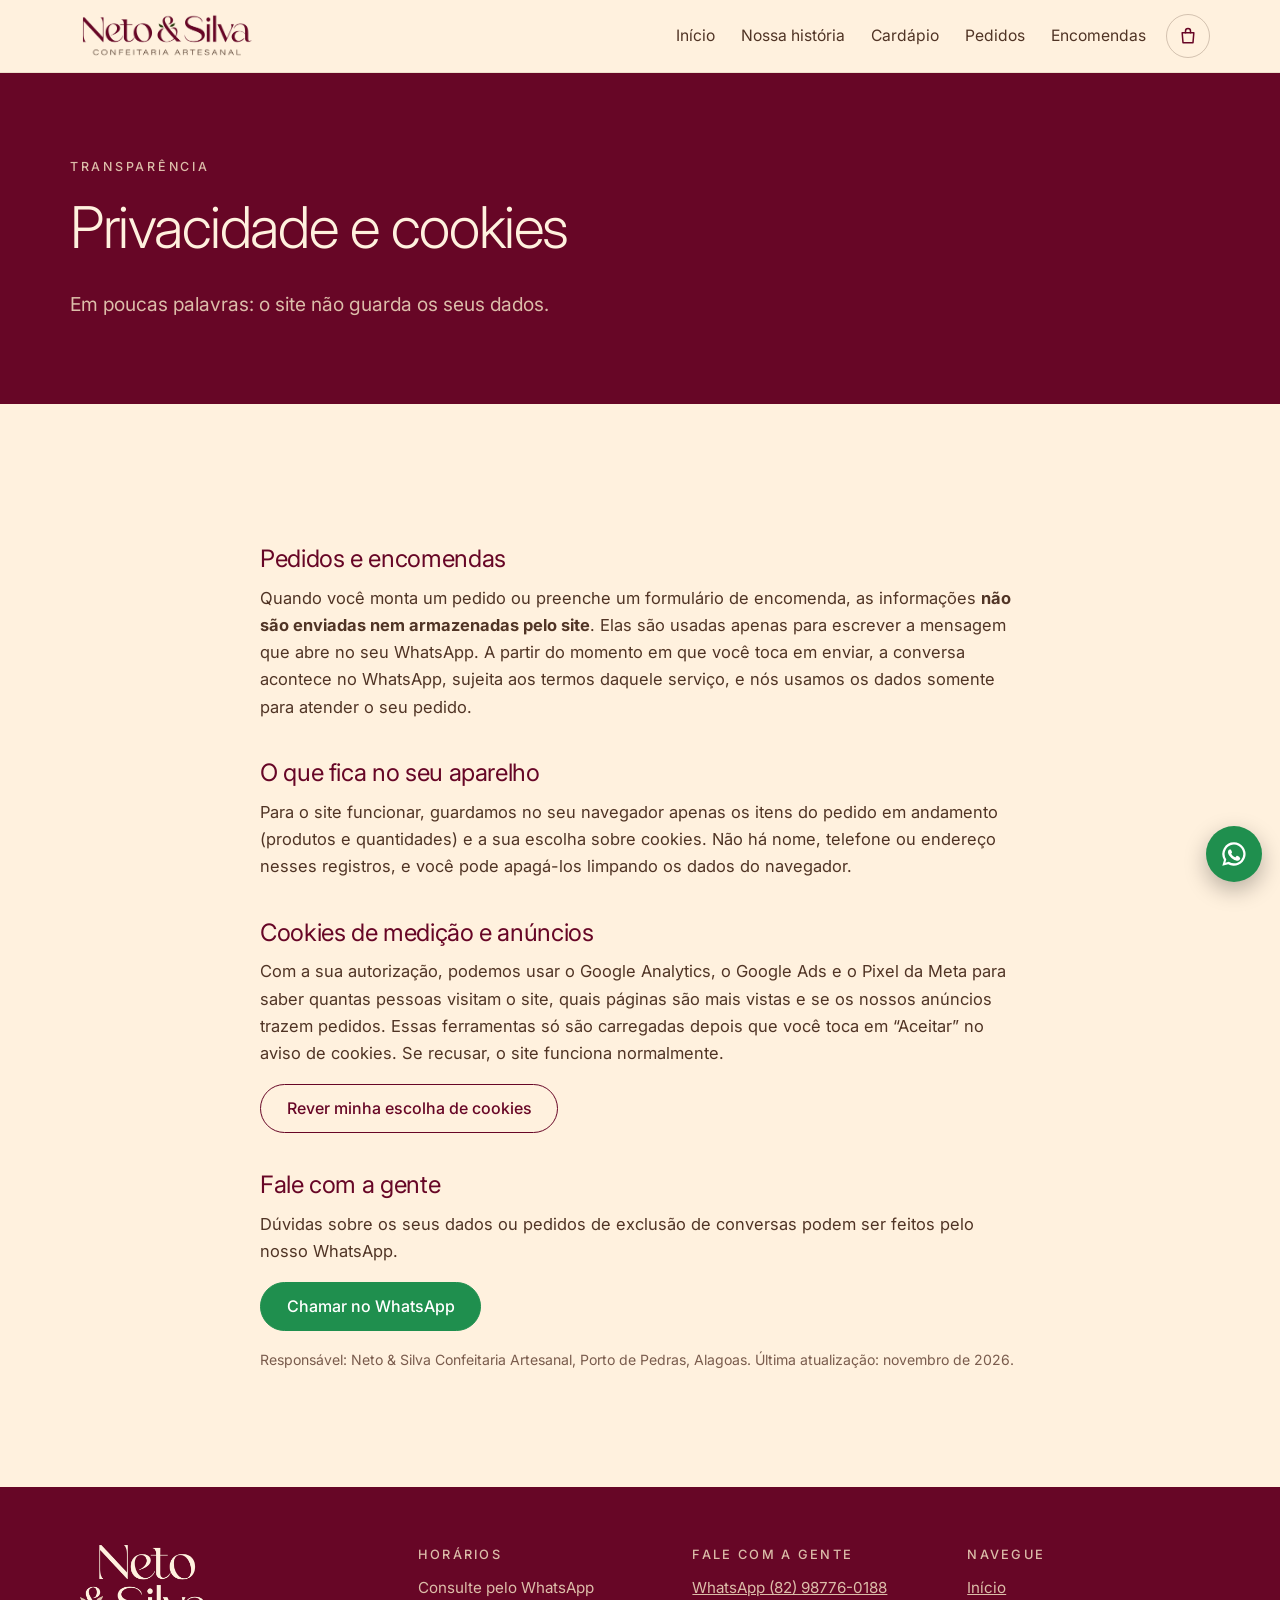
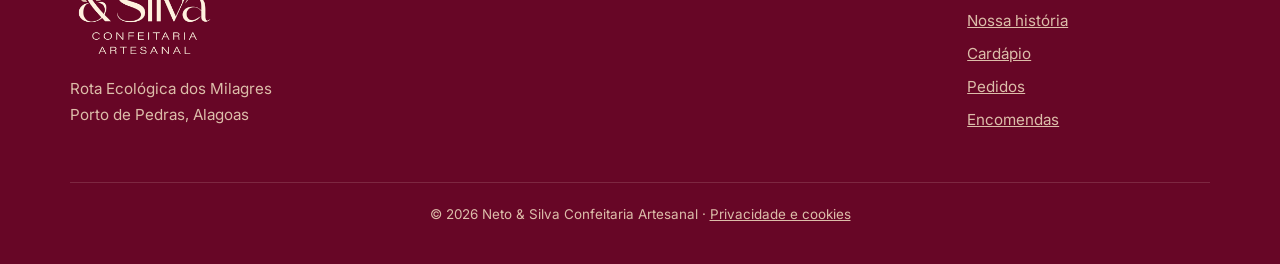
<file: privacidade.html>
<!DOCTYPE html>
<html lang="pt-BR">
<head>
  <meta charset="utf-8">
  <meta name="robots" content="noindex, nofollow">
  <meta name="viewport" content="width=device-width, initial-scale=1">
  <title>Privacidade e cookies — Neto &amp; Silva Confeitaria Artesanal</title>
  <meta name="description" content="Como o site da Neto &amp; Silva trata seus dados e usa cookies.">
  <link rel="icon" type="image/png" href="assets/img/marca/icone-192.png">
  <link rel="apple-touch-icon" href="assets/img/marca/icone-192.png">
  <link rel="preconnect" href="https://fonts.googleapis.com">
  <link rel="preconnect" href="https://fonts.gstatic.com" crossorigin>
  <link href="https://fonts.googleapis.com/css2?family=Dancing+Script:wght@500;600&family=Inter:wght@300;400;500;600&display=swap" rel="stylesheet">
  <link rel="stylesheet" href="css/style.css">
</head>
<body data-pagina="privacidade">
  <div id="cabecalho"></div>

  <main>
    <section class="pagina-topo">
      <div class="container">
        <p class="sobretitulo">Transparência</p>
        <h1>Privacidade e cookies</h1>
        <p class="lead">Em poucas palavras: o site não guarda os seus dados.</p>
      </div>
    </section>

    <section class="secao">
      <div class="container texto-longo">
        <h2>Pedidos e encomendas</h2>
        <p>Quando você monta um pedido ou preenche um formulário de encomenda, as informações <strong>não são enviadas nem armazenadas pelo site</strong>. Elas são usadas apenas para escrever a mensagem que abre no seu WhatsApp. A partir do momento em que você toca em enviar, a conversa acontece no WhatsApp, sujeita aos termos daquele serviço, e nós usamos os dados somente para atender o seu pedido.</p>

        <h2>O que fica no seu aparelho</h2>
        <p>Para o site funcionar, guardamos no seu navegador apenas os itens do pedido em andamento (produtos e quantidades) e a sua escolha sobre cookies. Não há nome, telefone ou endereço nesses registros, e você pode apagá-los limpando os dados do navegador.</p>

        <h2>Cookies de medição e anúncios</h2>
        <p>Com a sua autorização, podemos usar o Google Analytics, o Google Ads e o Pixel da Meta para saber quantas pessoas visitam o site, quais páginas são mais vistas e se os nossos anúncios trazem pedidos. Essas ferramentas só são carregadas depois que você toca em “Aceitar” no aviso de cookies. Se recusar, o site funciona normalmente.</p>
        <p><button type="button" class="btn btn--contorno" id="rever-cookies">Rever minha escolha de cookies</button> <span class="nota" id="rever-cookies-msg" role="status"></span></p>

        <h2>Fale com a gente</h2>
        <p>Dúvidas sobre os seus dados ou pedidos de exclusão de conversas podem ser feitos pelo nosso WhatsApp.</p>
        <p><a class="btn btn--whats" data-whats="Olá! Tenho uma dúvida sobre privacidade no site.">Chamar no WhatsApp</a></p>
        <p class="nota">Responsável: Neto &amp; Silva Confeitaria Artesanal, Porto de Pedras, Alagoas. Última atualização: novembro de 2026.</p>
      </div>
    </section>
  </main>

  <div id="rodape"></div>
  <script src="js/config.js"></script>
  <script src="js/data/cardapio.js"></script>
  <script src="js/app.js"></script>
  <script src="js/medicao.js"></script>
  <script>
    document.getElementById("rever-cookies").addEventListener("click", () => {
      const ativo = NS.reverCookies();
      document.getElementById("rever-cookies-msg").textContent = ativo
        ? "Escolha apagada. O aviso apareceu de novo no rodapé da tela."
        : "No momento o site não usa cookies de medição.";
    });
  </script>
</body>
</html>
</file>
<file: css/style.css>
/* ==========================================================================
   Neto & Silva Confeitaria Artesanal — estilos
   Paleta, tipografia e logotipo conforme o Manual de Marca 2026
   (Studio Mari Cyrilo). Detalhes e substituições em docs/IDENTIDADE-VISUAL.md.
   ========================================================================== */
:root {
  /* Paleta oficial */
  --cereja: #670626;     /* Licor de Cereja — cor principal */
  --grao: #503425;       /* Grão Tostado */
  --latte: #9d7961;      /* Caffè Latte */
  --rosa: #dcbda9;       /* Merengue de Rosas */
  --creme: #fff1de;      /* Creme de Baunilha */
  /* Derivadas */
  --papel: var(--creme); /* fundo das páginas (igual ao fundo do logo) */
  --texto: var(--grao);
  --texto-suave: #7a5c4d;
  --verde-whats: #1f8f4e;
  --erro: #a3341f;

  /* Manual: Acumin Variable Concept (Adobe Fonts). Enquanto não houver kit
     da Adobe, o site usa Inter, a alternativa gratuita mais próxima. */
  --fonte-titulo: "acumin-variable-concept", "Inter", system-ui, -apple-system, "Segoe UI", sans-serif;
  --fonte-texto: "acumin-variable-concept", "Inter", system-ui, -apple-system, "Segoe UI", sans-serif;
  --fonte-destaque: "Dancing Script", cursive;

  --raio: 18px;
  --sombra: 0 10px 30px rgba(80, 52, 37, .10);
  --largura: 1140px;
}

*, *::before, *::after { box-sizing: border-box; }
html { scroll-behavior: smooth; }
body {
  margin: 0;
  background: var(--papel);
  color: var(--texto);
  font-family: var(--fonte-texto);
  font-size: 16.5px;
  line-height: 1.65;
  -webkit-font-smoothing: antialiased;
}
img { max-width: 100%; height: auto; display: block; }
a { color: var(--cereja); }
h1, h2, h3 { font-family: var(--fonte-titulo); font-weight: 400; line-height: 1.15; letter-spacing: -.015em; color: var(--cereja); margin: 0 0 .5em; text-wrap: balance; }
h1 { font-size: clamp(2.2rem, 5.2vw, 3.7rem); font-weight: 300; letter-spacing: -.025em; }
.script { font-family: var(--fonte-destaque); font-weight: 600; font-size: 1.25em; letter-spacing: 0; line-height: .8; }
h2 { font-size: clamp(1.7rem, 3.4vw, 2.4rem); }
h3 { font-size: 1.25rem; font-weight: 500; letter-spacing: -.005em; }
p { margin: 0 0 1em; }
:focus-visible { outline: 3px solid var(--rosa); outline-offset: 3px; border-radius: 6px; }

.container { width: min(100% - 40px, var(--largura)); margin-inline: auto; }
.secao { padding: clamp(56px, 8vw, 104px) 0; }
.secao--areia { background: var(--rosa); }
.secao--cacau, .secao--grao { background: var(--cereja); color: var(--creme); }
.secao--grao { background: var(--grao); }
.secao--cacau h2, .secao--cacau h3, .secao--grao h2, .secao--grao h3 { color: var(--creme); }
.secao--grao .sobretitulo { color: var(--rosa); }
.faixa-estampa { height: clamp(90px, 14vw, 170px); background: url(../assets/img/marca/estampa-e-comercial.jpg) center / 560px auto; }
.sobretitulo { font-size: .78rem; letter-spacing: .22em; text-transform: uppercase; color: var(--latte); font-weight: 500; margin-bottom: 1rem; }
.secao--cacau .sobretitulo { color: var(--rosa); }
.lead { font-size: 1.2rem; color: var(--texto-suave); max-width: 56ch; }
.secao--cacau .lead, .secao--grao .lead { color: var(--rosa); }
.centro { text-align: center; }
.centro .lead { margin-inline: auto; }

/* ------------------------------------------------------------------ botões */
.btn {
  display: inline-flex; align-items: center; justify-content: center; gap: .5em;
  padding: .85em 1.6em; border-radius: 999px; border: 1.5px solid var(--cereja);
  background: var(--cereja); color: var(--creme); font: 500 1rem var(--fonte-texto);
  text-decoration: none; cursor: pointer; transition: transform .15s, background .15s;
}
.btn:hover { background: var(--grao); border-color: var(--grao); transform: translateY(-1px); }
.btn--contorno { background: transparent; color: var(--cereja); }
.btn--contorno:hover { background: var(--cereja); color: var(--creme); border-color: var(--cereja); }
.btn--claro { background: var(--creme); color: var(--cereja); border-color: var(--creme); }
.btn--claro:hover { background: #fff; border-color: #fff; }
.btn--whats { background: var(--verde-whats); border-color: var(--verde-whats); color: #fff; }
.btn--whats:hover { background: #187a41; border-color: #187a41; }
.btn--bloco { width: 100%; }
.btn[disabled] { opacity: .5; cursor: not-allowed; transform: none; }
.botoes { display: flex; flex-wrap: wrap; gap: 12px; margin-top: 1.6rem; }
.centro .botoes { justify-content: center; }

/* --------------------------------------------------------------- cabeçalho */
.faixa-demo { background: var(--rosa); color: #2c1a12; text-align: center; font-size: .82rem; padding: 6px 12px; }
.topo { position: sticky; top: 0; z-index: 50; background: var(--papel); border-bottom: 1px solid rgba(80, 52, 37, .1); }
.topo__linha { display: flex; align-items: center; gap: 20px; min-height: 72px; }
.marca { display: block; margin-right: auto; padding: 6px 0; }
.marca img { height: 50px; width: auto; }
.nav { display: flex; gap: 26px; }
.nav a { color: var(--texto); text-decoration: none; font-size: .98rem; padding: 6px 0; border-bottom: 1.5px solid transparent; }
.nav a:hover, .nav a[aria-current="page"] { border-color: var(--latte); color: var(--cereja); }
.sacola { position: relative; display: grid; place-items: center; width: 44px; height: 44px; border-radius: 50%; color: var(--cereja); border: 1.5px solid rgba(80, 52, 37, .25); }
.sacola__n { position: absolute; top: -5px; right: -5px; min-width: 20px; height: 20px; padding: 0 5px; border-radius: 10px; background: var(--cereja); color: #fff; font-size: .72rem; display: grid; place-items: center; }
.sacola__n[hidden] { display: none; }
.menu-btn { display: none; width: 44px; height: 44px; border: 0; background: none; cursor: pointer; padding: 11px; order: 3; }
.menu-btn span { display: block; height: 2px; background: var(--cereja); margin: 5px 0; border-radius: 2px; }

@media (max-width: 860px) {
  .menu-btn { display: block; }
  .nav { display: none; position: absolute; left: 0; right: 0; top: 100%; flex-direction: column; gap: 0; background: var(--papel); border-bottom: 1px solid rgba(80, 52, 37, .12); padding: 8px 20px 16px; }
  .topo--aberto .nav { display: flex; }
  .nav a { padding: 13px 0; border-bottom: 1px solid rgba(80, 52, 37, .08); }
}

/* -------------------------------------------------------------------- hero */
.hero { padding: clamp(36px, 6vw, 80px) 0 clamp(48px, 7vw, 96px); overflow: hidden; }
.hero__grade { display: grid; grid-template-columns: 1.05fr .95fr; gap: clamp(28px, 5vw, 72px); align-items: center; }
.hero__foto { position: relative; }
.hero__foto > img:first-child { width: 100%; aspect-ratio: 4 / 5; object-fit: cover; border-radius: 999px 999px var(--raio) var(--raio); box-shadow: var(--sombra); }
.hero__selo { position: absolute; left: -26px; bottom: 34px; width: 136px; height: 136px; border-radius: 50%; box-shadow: var(--sombra); background: var(--creme); padding: 9px; }
@media (max-width: 860px) {
  .hero__grade { grid-template-columns: 1fr; }
  .hero__foto { max-width: 420px; margin-inline: auto; }
  .hero__selo { left: -8px; width: 96px; height: 96px; }
}

.pagina-topo { background: var(--cereja); color: var(--creme); padding: clamp(44px, 7vw, 84px) 0; }
.pagina-topo h1 { color: var(--creme); font-size: clamp(2.3rem, 5vw, 3.6rem); }
.pagina-topo .lead { color: var(--rosa); margin-bottom: 0; }
.pagina-topo .sobretitulo { color: var(--rosa); }

/* ------------------------------------------------------------------ grades */
.grade { display: grid; gap: 24px; }
.grade--3 { grid-template-columns: repeat(3, 1fr); }
.grade--2 { grid-template-columns: repeat(2, 1fr); }
.grade--produtos { grid-template-columns: repeat(auto-fill, minmax(250px, 1fr)); }
@media (max-width: 860px) { .grade--3, .grade--2 { grid-template-columns: 1fr; } }

.caminho { display: flex; flex-direction: column; background: #fff; border-radius: var(--raio); padding: 30px; text-decoration: none; color: inherit; box-shadow: var(--sombra); border: 1px solid rgba(80, 52, 37, .06); transition: transform .2s; }
a.caminho:hover { transform: translateY(-4px); }
.caminho__num { font: 500 .85rem var(--fonte-titulo); color: var(--latte); letter-spacing: .14em; }
.caminho p { color: var(--texto-suave); flex: 1; }
.caminho__link { color: var(--cereja); font-weight: 500; }

.duas-colunas { display: grid; grid-template-columns: 1fr 1fr; gap: clamp(28px, 5vw, 72px); align-items: center; }
.duas-colunas img { border-radius: var(--raio); box-shadow: var(--sombra); width: 100%; aspect-ratio: 4 / 5; object-fit: cover; }
.duas-colunas .arco { border-radius: 999px 999px var(--raio) var(--raio); }
@media (max-width: 860px) { .duas-colunas { grid-template-columns: 1fr; } .duas-colunas img { max-width: 440px; margin-inline: auto; } }

.galeria { display: grid; grid-template-columns: repeat(4, 1fr); gap: 14px; }
.galeria img { width: 100%; height: 100%; aspect-ratio: 3 / 4; object-fit: cover; border-radius: 14px; }
@media (max-width: 720px) { .galeria { grid-template-columns: repeat(2, 1fr); } }

.a-confirmar { background: #fff3d6; border-left: 4px solid #d9a441; padding: 12px 16px; border-radius: 8px; font-size: .92rem; color: #5c4514; margin: 1.2em 0; }

.linha-tempo { list-style: none; padding: 0; margin: 2em 0 0; border-left: 2px solid var(--rosa); }
.linha-tempo li { padding: 0 0 28px 26px; position: relative; }
.linha-tempo li::before { content: ""; position: absolute; left: -8px; top: 6px; width: 14px; height: 14px; border-radius: 50%; background: var(--latte); border: 3px solid var(--papel); }
.linha-tempo strong { font: 500 1.15rem var(--fonte-titulo); color: var(--cereja); display: block; }

.info-lista { list-style: none; padding: 0; margin: 0 0 1.4em; }
.info-lista li { padding: 12px 0; border-bottom: 1px solid rgba(251, 242, 228, .18); display: flex; justify-content: space-between; gap: 16px; }

/* ---------------------------------------------------------------- produtos */
.produto { background: #fff; border-radius: var(--raio); overflow: hidden; box-shadow: var(--sombra); display: flex; flex-direction: column; border: 1px solid rgba(80, 52, 37, .06); }
.produto__foto { position: relative; aspect-ratio: 4 / 3; overflow: hidden; background: var(--rosa); }
.produto__foto img { width: 100%; height: 100%; object-fit: cover; transition: transform .5s; }
.produto:hover .produto__foto img { transform: scale(1.04); }
.sem-foto { width: 100%; height: 100%; background: url(../assets/img/marca/estampa-e-comercial.jpg) center / 300px auto; }
.sem-foto span { display: none; }
.selos { position: absolute; left: 10px; top: 10px; display: flex; flex-wrap: wrap; gap: 6px; }
.selo { background: var(--creme); color: var(--cereja); font-size: .7rem; letter-spacing: .06em; text-transform: uppercase; padding: 4px 10px; border-radius: 999px; font-weight: 500; }
.produto__corpo { padding: 18px 20px 20px; display: flex; flex-direction: column; flex: 1; }
.produto h3 { font-size: 1.12rem; margin-bottom: .35em; }
.produto__desc { color: var(--texto-suave); font-size: .95rem; flex: 1; }
.produto__base { display: flex; align-items: center; justify-content: space-between; gap: 10px; margin-top: 8px; min-height: 44px; }
.produto__preco { font: 600 1.15rem var(--fonte-titulo); color: var(--cereja); white-space: nowrap; }
.produto__preco small { font: 400 .75rem var(--fonte-texto); color: var(--texto-suave); display: block; }
.produto--indisponivel { opacity: .6; }

.btn-add { padding: .55em 1.1em; font-size: .92rem; }
.passo { display: inline-flex; align-items: center; border: 1.5px solid var(--cereja); border-radius: 999px; overflow: hidden; }
.passo button { width: 38px; height: 38px; border: 0; background: none; color: var(--cereja); font-size: 1.2rem; cursor: pointer; }
.passo button:hover { background: var(--rosa); }
.passo output { min-width: 28px; text-align: center; font-weight: 500; }

.filtros { position: sticky; top: 72px; z-index: 20; background: var(--papel); padding: 14px 0; border-bottom: 1px solid rgba(80, 52, 37, .1); }
.filtros__linha { display: flex; gap: 12px; align-items: center; flex-wrap: wrap; }
.chips { display: flex; gap: 8px; overflow-x: auto; padding-bottom: 2px; flex: 1; scrollbar-width: none; }
.chip { white-space: nowrap; padding: .5em 1.1em; border-radius: 999px; border: 1.5px solid rgba(80, 52, 37, .25); background: none; color: var(--texto); font: 400 .95rem var(--fonte-texto); cursor: pointer; }
.chip[aria-pressed="true"] { background: var(--cereja); border-color: var(--cereja); color: var(--creme); }
.busca { padding: .6em 1.1em; border-radius: 999px; border: 1.5px solid rgba(80, 52, 37, .25); background: #fff; font: 400 .95rem var(--fonte-texto); min-width: 210px; color: var(--texto); }
@media (max-width: 620px) { .chips, .busca { flex: 1 1 100%; } }
.categoria-titulo { margin: 44px 0 20px; scroll-margin-top: 150px; }
.vazio { text-align: center; padding: 56px 0; color: var(--texto-suave); }

.barra-pedido { position: fixed; left: 50%; bottom: 18px; transform: translateX(-50%); z-index: 40; width: min(100% - 28px, 520px); background: var(--cereja); color: var(--creme); border-radius: 999px; padding: 12px 14px 12px 24px; display: flex; align-items: center; justify-content: space-between; gap: 12px; box-shadow: 0 12px 30px rgba(0, 0, 0, .28); text-decoration: none; }
.barra-pedido[hidden] { display: none; }
.barra-pedido span:last-child { background: var(--creme); color: var(--cereja); border-radius: 999px; padding: .5em 1.1em; font-weight: 500; }

/* ----------------------------------------------------------------- pedidos */
.pedido-grade { display: grid; grid-template-columns: 1.1fr .9fr; gap: 32px; align-items: start; }
@media (max-width: 860px) { .pedido-grade { grid-template-columns: 1fr; } }
.cartao { background: #fff; border-radius: var(--raio); padding: clamp(20px, 3vw, 32px); box-shadow: var(--sombra); border: 1px solid rgba(80, 52, 37, .06); }
.cartao + .cartao { margin-top: 24px; }
.linha-item { display: grid; grid-template-columns: 64px 1fr auto; gap: 14px; align-items: center; padding: 14px 0; border-bottom: 1px solid rgba(80, 52, 37, .08); }
.linha-item .produto__foto, .linha-item__foto { width: 64px; height: 64px; border-radius: 12px; overflow: hidden; }
.linha-item__foto img, .linha-item__foto .sem-foto { width: 100%; height: 100%; object-fit: cover; }
.linha-item__foto .sem-foto span { font-size: 1rem; }
.linha-item__nome { font-weight: 500; line-height: 1.3; }
.linha-item__preco { color: var(--texto-suave); font-size: .9rem; }
.total { display: flex; justify-content: space-between; align-items: baseline; padding-top: 18px; font: 600 1.3rem var(--fonte-titulo); color: var(--cereja); }
.nota { font-size: .88rem; color: var(--texto-suave); }

/* ------------------------------------------------------------- formulários */
.form-secao { border: 0; padding: 0; margin: 0 0 30px; }
.form-secao legend { font: 500 1.2rem var(--fonte-titulo); color: var(--cereja); padding: 0; margin-bottom: 14px; }
.campos { display: grid; grid-template-columns: 1fr 1fr; gap: 16px 18px; }
.campo { grid-column: 1 / -1; }
.campo--meia { grid-column: auto; }
@media (max-width: 620px) { .campo--meia { grid-column: 1 / -1; } }
.campo > label, .campo__rotulo { display: block; font-weight: 500; font-size: .95rem; margin-bottom: 6px; }
.obrig { color: var(--erro); }
.campo input[type="text"], .campo input[type="tel"], .campo input[type="email"], .campo input[type="number"],
.campo input[type="date"], .campo input[type="time"], .campo select, .campo textarea {
  width: 100%; padding: .75em .9em; border-radius: 12px; border: 1.5px solid rgba(80, 52, 37, .22);
  background: var(--papel); font: 400 1rem var(--fonte-texto); color: var(--texto);
}
.campo textarea { min-height: 110px; resize: vertical; }
.campo input:focus, .campo select:focus, .campo textarea:focus { outline: none; border-color: var(--latte); box-shadow: 0 0 0 3px rgba(103, 6, 38, .14); }
.campo__dica { font-size: .84rem; color: var(--texto-suave); margin-top: 5px; }
.opcoes { display: flex; flex-wrap: wrap; gap: 8px; }
.opcao { position: relative; }
.opcao input { position: absolute; opacity: 0; inset: 0; cursor: pointer; }
.opcao span { display: block; padding: .5em 1em; border-radius: 999px; border: 1.5px solid rgba(80, 52, 37, .22); font-size: .93rem; background: var(--papel); }
.opcao input:checked + span { background: var(--cereja); border-color: var(--cereja); color: var(--creme); }
.opcao input:focus-visible + span { outline: 3px solid var(--rosa); outline-offset: 2px; }
.campo--erro input, .campo--erro select, .campo--erro textarea { border-color: var(--erro); }
.campo__erro { color: var(--erro); font-size: .85rem; margin-top: 5px; }

.abas { display: grid; grid-template-columns: repeat(3, 1fr); gap: 14px; margin-bottom: 30px; }
.aba { text-align: left; background: #fff; border: 1.5px solid rgba(80, 52, 37, .14); border-radius: var(--raio); padding: 0; cursor: pointer; overflow: hidden; font: inherit; color: inherit; display: flex; flex-direction: column; }
.aba img { width: 100%; aspect-ratio: 16 / 9; object-fit: cover; }
.aba__texto { padding: 14px 18px 18px; }
.aba strong { font: 500 1.15rem var(--fonte-titulo); color: var(--cereja); display: block; margin-bottom: 2px; }
.aba small { color: var(--texto-suave); font-size: .88rem; line-height: 1.4; display: block; }
.aba[aria-selected="true"] { border-color: var(--cereja); box-shadow: 0 0 0 3px rgba(80, 52, 37, .16); }
@media (max-width: 720px) { .abas { grid-template-columns: 1fr; } .aba { flex-direction: row; align-items: center; } .aba img { width: 96px; aspect-ratio: 1; flex: none; } .aba small { display: none; } }

.aviso { background: var(--rosa); border-radius: 14px; padding: 14px 18px; font-size: .95rem; margin-bottom: 26px; }
.passos { display: grid; grid-template-columns: repeat(4, 1fr); gap: 20px; counter-reset: passo; list-style: none; padding: 0; margin: 2.4em 0 0; }
.passos li { counter-increment: passo; }
.passos li::before { content: counter(passo, decimal-leading-zero); font: 300 2rem var(--fonte-titulo); color: var(--latte); display: block; }
.passos strong { display: block; }
@media (max-width: 720px) { .passos { grid-template-columns: 1fr 1fr; } }

/* ------------------------------------------------------------------ rodapé */
.rodape { background: var(--cereja); color: var(--rosa); padding: 60px 0 26px; font-size: .95rem; }
.rodape__grade { display: grid; grid-template-columns: 1.3fr 1fr 1fr 1fr; gap: 32px; }
@media (max-width: 860px) { .rodape__grade { grid-template-columns: 1fr 1fr; } }
@media (max-width: 520px) { .rodape__grade { grid-template-columns: 1fr; } }
.rodape h2 { font: 500 .8rem var(--fonte-texto); letter-spacing: .18em; text-transform: uppercase; color: var(--rosa); margin-bottom: 1em; }
.rodape__marca { width: 170px; margin: -8px 0 14px -12px; }
.rodape ul { list-style: none; padding: 0; margin: 0; }
.rodape li { margin-bottom: 8px; }
.rodape li span { display: block; color: var(--creme); }
.rodape a { color: var(--rosa); }
.rodape a:hover { color: #fff; }
.rodape__fim { border-top: 1px solid rgba(251, 242, 228, .14); margin-top: 40px; padding-top: 20px; font-size: .84rem; text-align: center; }
.whats-flutuante { position: fixed; right: 18px; bottom: 18px; z-index: 45; width: 56px; height: 56px; border-radius: 50%; background: var(--verde-whats); color: #fff; display: grid; place-items: center; box-shadow: 0 8px 22px rgba(0, 0, 0, .28); }
.whats-flutuante svg { width: 28px; height: 28px; }
body.tem-barra .whats-flutuante { bottom: 88px; }

@media (prefers-reduced-motion: reduce) { * { transition: none !important; scroll-behavior: auto !important; } }

/* ------------------------------------------- ajustes de contraste da paleta */
.secao--areia .sobretitulo { color: var(--cereja); }
.secao--areia .lead { color: var(--grao); }
.faixa-demo { color: var(--grao); }
.marca img { height: 60px; }

/* ------------------------------------------- aviso de cookies e textos longos */
.aviso-cookies { position: fixed; left: 50%; bottom: 16px; transform: translateX(-50%); z-index: 60; width: min(100% - 24px, 720px); background: #fff; border: 1px solid rgba(80, 52, 37, .16); border-radius: var(--raio); box-shadow: 0 14px 40px rgba(0, 0, 0, .22); padding: 16px 20px; display: flex; align-items: center; gap: 16px; }
.aviso-cookies p { margin: 0; font-size: .92rem; flex: 1; }
.aviso-cookies__botoes { display: flex; gap: 8px; flex: none; }
.aviso-cookies .btn { padding: .55em 1.2em; font-size: .92rem; }
@media (max-width: 620px) { .aviso-cookies { flex-direction: column; align-items: stretch; } .aviso-cookies__botoes .btn { flex: 1; } }
.texto-longo { max-width: 760px; }
.texto-longo h2 { font-size: 1.5rem; margin-top: 1.6em; }
.rodape__fim a { text-decoration: underline; }

/* Elementos marcados como ocultos nunca aparecem, mesmo com display definido. */
[hidden] { display: none !important; }
</file>
